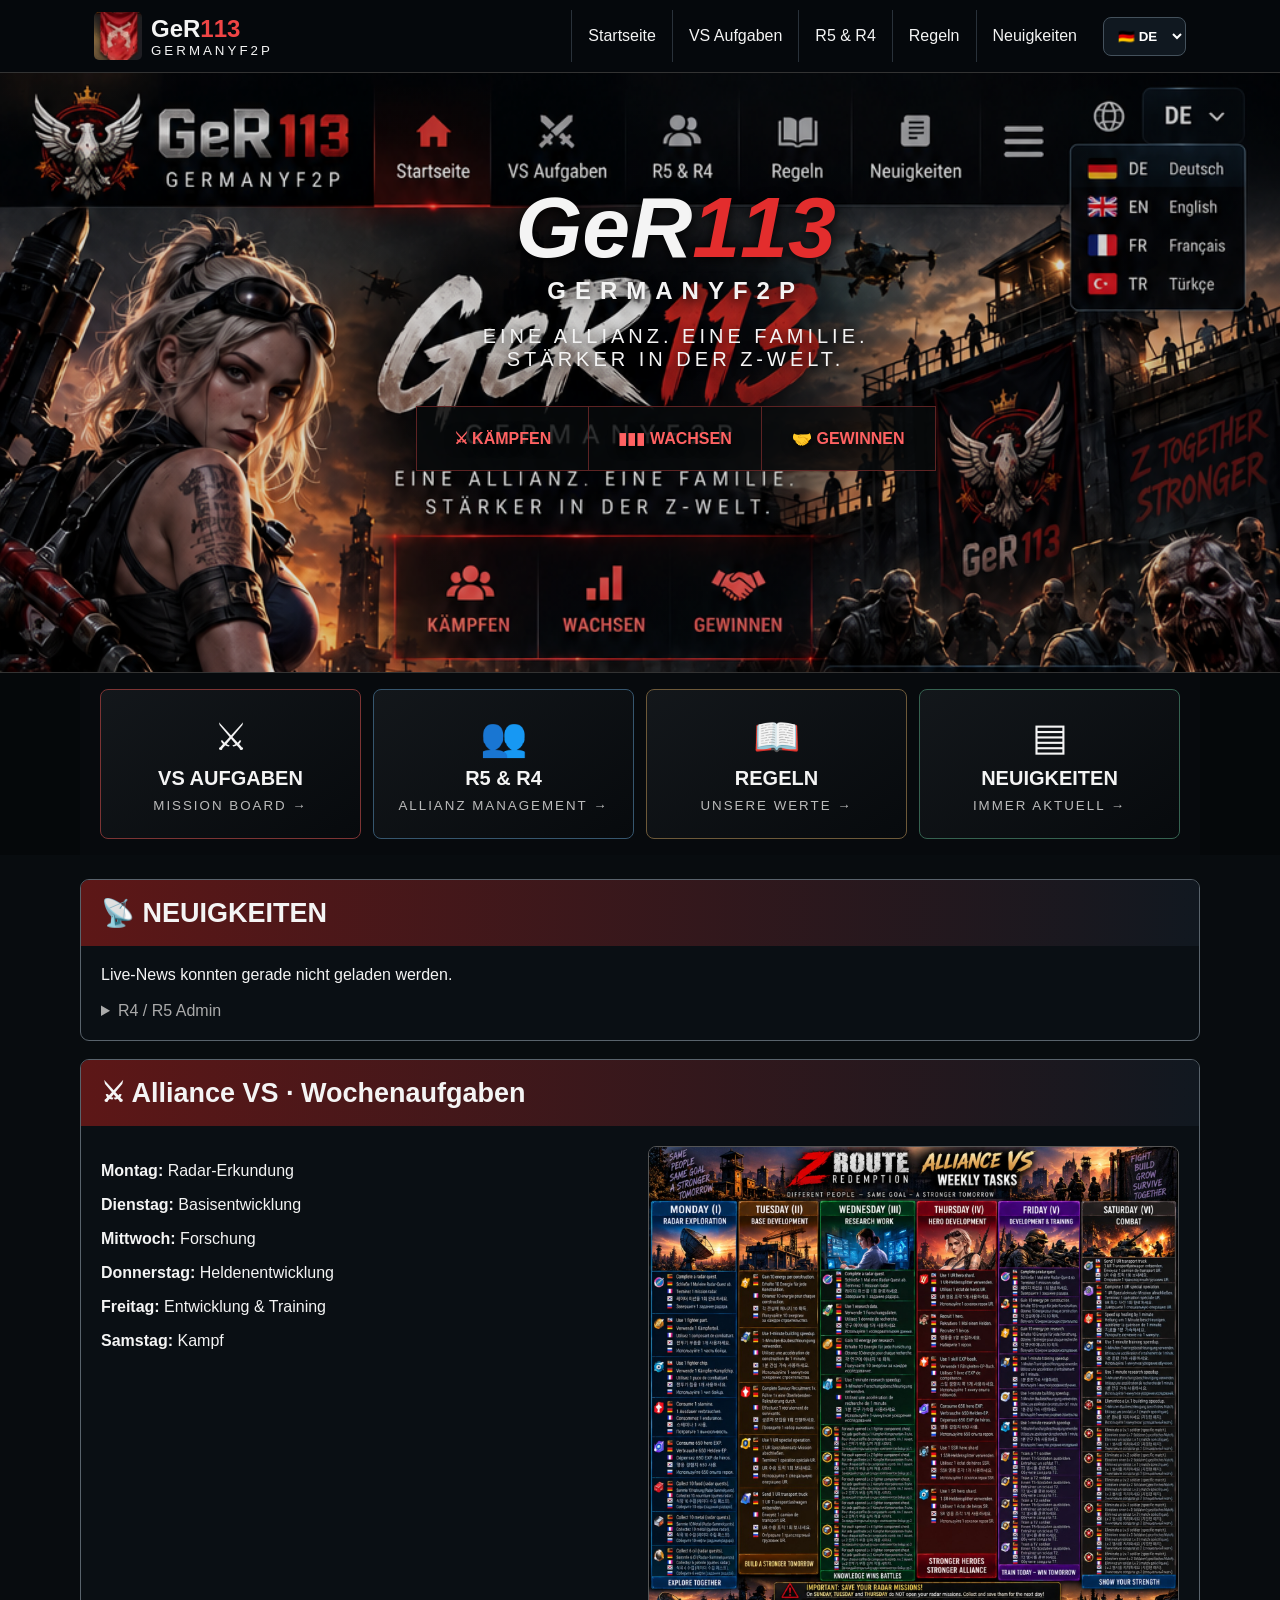
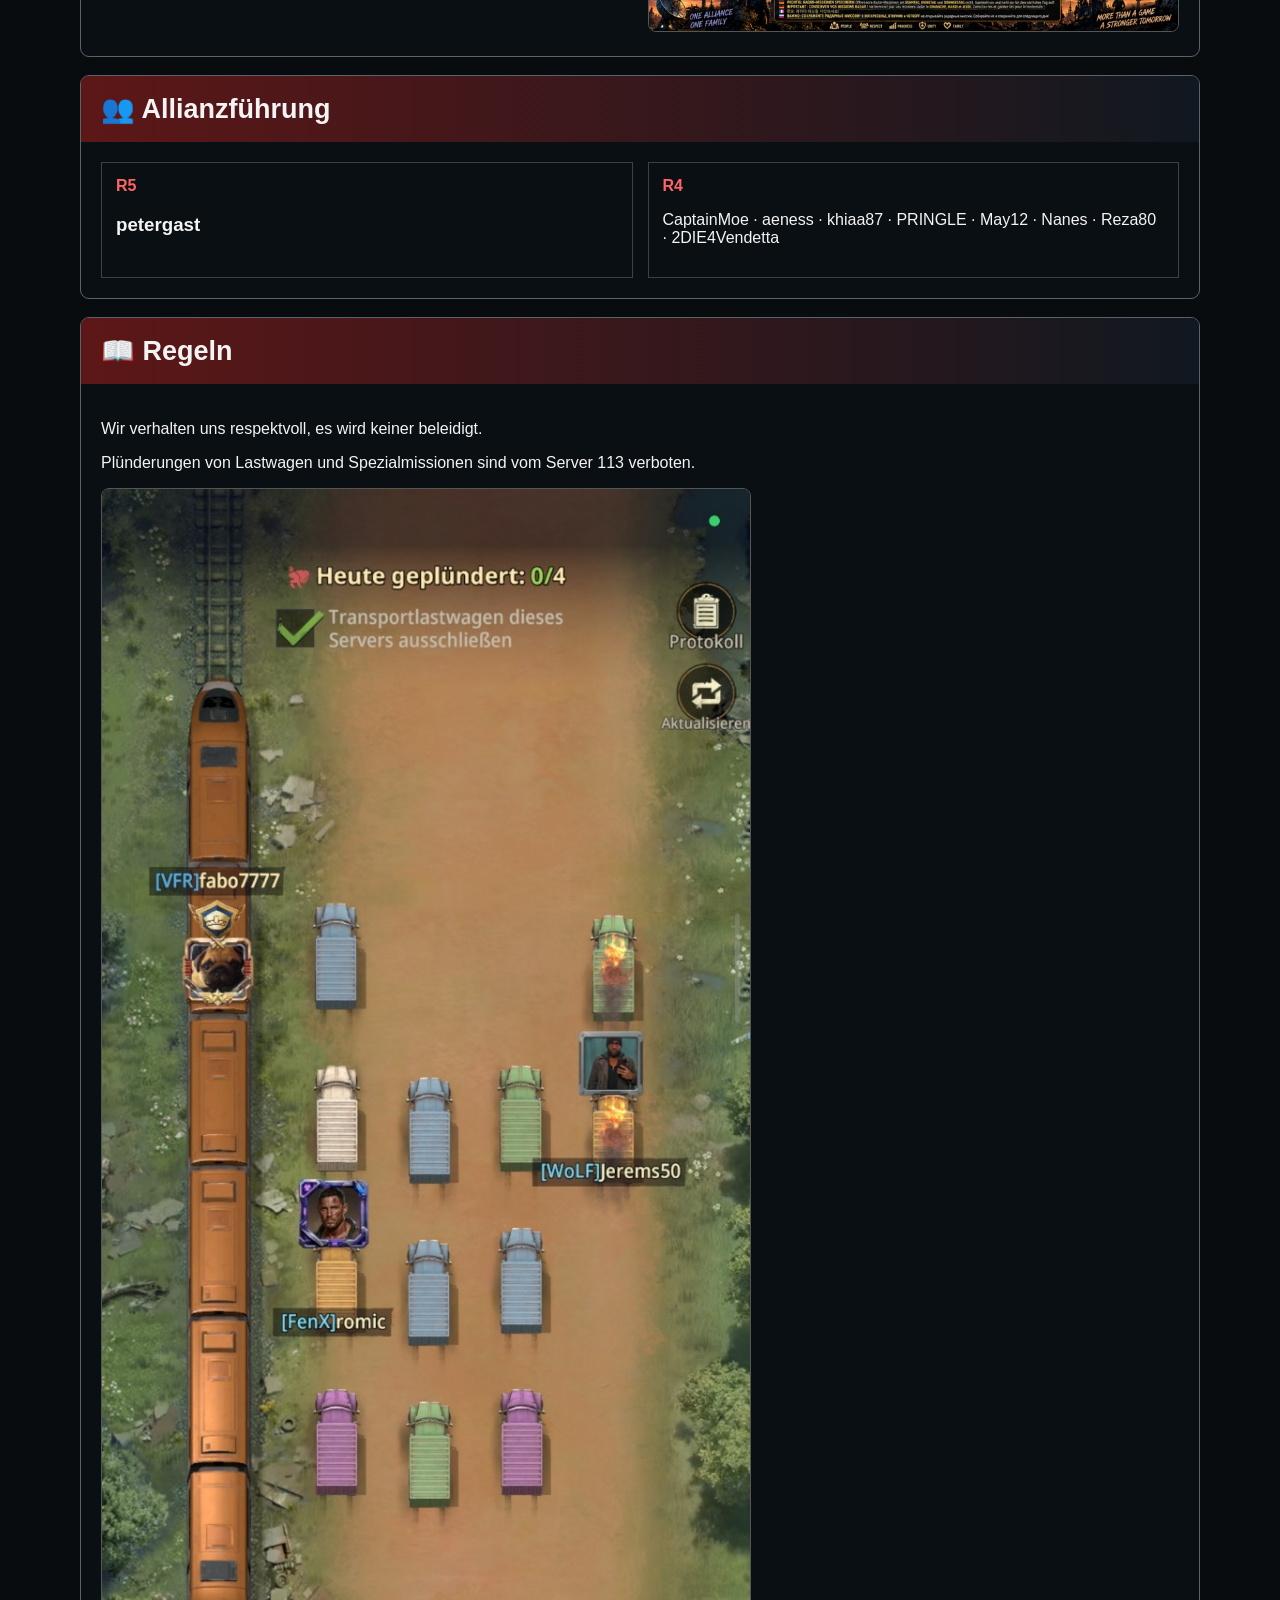
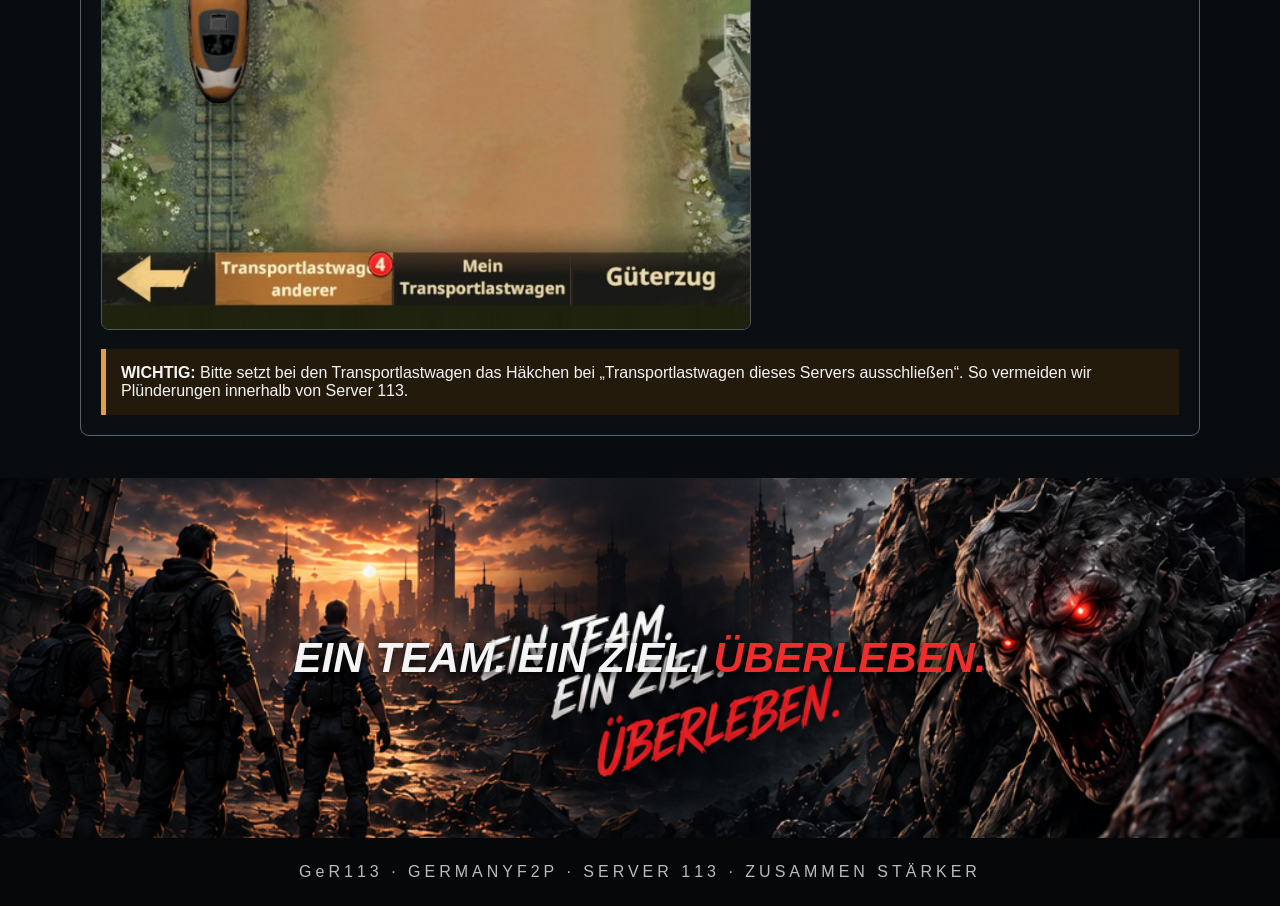
<file: index.html>
<!doctype html>
<html lang="de"><head><meta charset="utf-8"><meta name="viewport" content="width=device-width,initial-scale=1"><title>GeR113 · Germanyf2P</title>
<style>
:root{--red:#ef4545;--ink:#070b0e;--panel:#0c1217e8;--line:#44515c;--gold:#e8aa56}*{box-sizing:border-box}html{scroll-behavior:smooth}body{margin:0;background:#05080a;color:#f4f4f4;font-family:Arial,Helvetica,sans-serif}a{color:inherit;text-decoration:none}.wrap{max-width:1120px;margin:auto}.nav{position:sticky;top:0;z-index:20;background:#06090ded;border-bottom:1px solid #333}.navin{display:flex;align-items:center;gap:10px;padding:10px 14px;overflow-x:auto}.brand{display:flex;align-items:center;gap:9px;min-width:max-content}.brand img{width:48px;height:48px;object-fit:cover;border-radius:5px}.brand b{font-size:24px}.brand b span{color:var(--red)}.brand small{display:block;letter-spacing:3px}.links{display:flex;margin-left:auto}.links a{padding:17px 16px;border-left:1px solid #29313a;white-space:nowrap}.links a:hover{background:#391317}.langsel{background:#101820;color:white;border:1px solid #44515c;border-radius:8px;padding:10px;font-weight:700}.hero{min-height:600px;background:linear-gradient(90deg,rgba(0,0,0,.12),rgba(0,0,0,.18)),url('final-layout.png') center top/cover no-repeat;position:relative;border-bottom:1px solid #333}.heroCopy{padding:105px 28px 45px;margin-left:27%;max-width:660px;text-align:center;text-shadow:0 2px 12px #000}.heroCopy h1{font-size:86px;margin:0;font-style:italic}.heroCopy h1 span{color:#e32d2d}.heroCopy h2{letter-spacing:9px;margin:0 0 14px}.heroCopy p{font-size:20px;letter-spacing:4px}.motto{display:grid;grid-template-columns:repeat(3,1fr);margin:35px auto 0;max-width:520px;background:#080b0ccf;border:1px solid #5d2323}.motto div{padding:22px 8px;border-right:1px solid #5d2323;color:#ff6262;font-weight:800}.motto div:last-child{border:0}.cards{display:grid;grid-template-columns:repeat(4,1fr);gap:12px;padding:16px 20px;background:#070a0d}.card{min-height:150px;border:1px solid #56616b;border-radius:8px;padding:25px 15px;text-align:center;background:linear-gradient(145deg,#15191ddd,#070a0ddd);display:flex;flex-direction:column;justify-content:center}.card:nth-child(1){border-color:#7c3434}.card:nth-child(2){border-color:#36566e}.card:nth-child(3){border-color:#6d5939}.card:nth-child(4){border-color:#356250}.card .ico{font-size:38px}.card b{font-size:20px;margin:8px 0}.card small{letter-spacing:2px;color:#bbb}.section{padding:24px 20px;background:#080c0f}.box{border:1px solid #59636c;border-radius:9px;background:#0a1015e8;overflow:hidden;margin-bottom:18px}.box h2{margin:0;padding:17px 20px;background:linear-gradient(90deg,#5d1717,#111820);font-size:27px}.content{padding:20px}.news-item{border-left:5px solid var(--red);padding:12px 16px;margin:10px 0;background:#080d11}.news-item time{color:#c7c7c7;font-size:13px}.news-item h3{margin:7px 0}.news-item small{color:#e9a45a}.grid2{display:grid;grid-template-columns:1fr 1fr;gap:15px}.leader{padding:14px;border:1px solid #36434d;background:#0a0f13}.leader strong{color:#ff6464}.rules img,.vsimg{width:100%;max-width:650px;border-radius:8px;border:1px solid #555}.important{border-left:5px solid #e3a13d;background:#241a0c;padding:15px;margin-top:15px}.admin{margin-top:18px}.admin summary{cursor:pointer;color:#aaa}.admin input,.admin textarea,.admin select,.admin button{width:100%;margin:6px 0;padding:11px;background:#0d1419;color:white;border:1px solid #46525d;border-radius:5px}.admin button{background:#8d2020;font-weight:700}.closing{min-height:360px;background:url('final-layout.png') center 78%/cover no-repeat;display:flex;align-items:center;justify-content:center;font-size:42px;font-weight:900;font-style:italic;text-shadow:0 3px 8px #000}.closing span{color:#f02d2d}.footer{padding:25px;text-align:center;letter-spacing:4px;background:#050709;color:#bbb}
@media(max-width:760px){.brand b{font-size:19px}.brand img{width:42px;height:42px}.links a{padding:15px 12px}.hero{min-height:500px;background-position:42% top}.heroCopy{margin-left:0;padding:230px 18px 30px;background:linear-gradient(0deg,#07090bcf,transparent 75%)}.heroCopy h1{font-size:56px}.heroCopy h2{font-size:16px;letter-spacing:6px}.heroCopy p{font-size:14px;letter-spacing:2px}.cards{grid-template-columns:1fr 1fr}.grid2{grid-template-columns:1fr}.closing{min-height:260px;font-size:30px;text-align:center}.navin{align-items:flex-start}.links{margin-left:8px}}
</style></head><body>
<nav class="nav"><div class="navin wrap"><a class="brand" href="#home"><img src="ger-wappen.jpg"><div><b>GeR<span>113</span></b><small>GERMANYF2P</small></div></a><div class="links"><a href="#home" data-t="home">Startseite</a><a href="#vs" data-t="vs">VS Aufgaben</a><a href="#leaders">R5 & R4</a><a href="#rules" data-t="rules">Regeln</a><a href="#news" data-t="news">Neuigkeiten</a></div><select class="langsel" id="lang"><option value="de">🇩🇪 DE</option><option value="en">🇬🇧 EN</option><option value="fr">🇫🇷 FR</option><option value="ko">🇰🇷 KO</option><option value="ru">🇷🇺 RU</option></select></div></nav>
<header class="hero" id="home"><div class="wrap heroCopy"><h1>GeR<span>113</span></h1><h2>GERMANYF2P</h2><p data-t="tag">EINE ALLIANZ. EINE FAMILIE.<br>STÄRKER IN DER Z-WELT.</p><div class="motto"><div data-t="fight">⚔ KÄMPFEN</div><div data-t="grow">▮▮▮ WACHSEN</div><div data-t="win">🤝 GEWINNEN</div></div></div></header>
<div class="cards wrap"><a class="card" href="#vs"><span class="ico">⚔</span><b data-t="vs">VS AUFGABEN</b><small>MISSION BOARD →</small></a><a class="card" href="#leaders"><span class="ico">👥</span><b>R5 & R4</b><small>ALLIANZ MANAGEMENT →</small></a><a class="card" href="#rules"><span class="ico">📖</span><b data-t="rules">REGELN</b><small>UNSERE WERTE →</small></a><a class="card" href="#news"><span class="ico">▤</span><b data-t="news">NEUIGKEITEN</b><small>IMMER AKTUELL →</small></a></div>
<main class="section"><div class="wrap">
<section class="box" id="news"><h2>📡 <span data-t="news">NEUIGKEITEN</span></h2><div class="content"><div id="newsList"></div><div id="newsStatus">News werden geladen…</div><details class="admin"><summary>R4 / R5 Admin</summary><div id="login"><input id="email" type="email" placeholder="E-Mail"><input id="password" type="password" placeholder="Passwort"><button id="loginBtn">Anmelden</button><div id="loginMsg"></div></div><div id="post" hidden><input id="title" placeholder="Titel"><textarea id="content" placeholder="Nachricht"></textarea><select id="newsLang"><option value="de">Deutsch</option><option value="en">English</option><option value="fr">Français</option><option value="ko">한국어</option><option value="ru">Русский</option></select><input id="author" placeholder="Autor"><button id="publishBtn">Veröffentlichen</button><button id="logoutBtn">Abmelden</button><div id="postMsg"></div></div></details></div></section>
<section class="box" id="vs"><h2>⚔ <span data-t="vsTitle">Alliance VS · Wochenaufgaben</span></h2><div class="content grid2"><div><p><b>Montag:</b> Radar-Erkundung</p><p><b>Dienstag:</b> Basisentwicklung</p><p><b>Mittwoch:</b> Forschung</p><p><b>Donnerstag:</b> Heldenentwicklung</p><p><b>Freitag:</b> Entwicklung & Training</p><p><b>Samstag:</b> Kampf</p></div><a href="vs-plan.png" target="_blank"><img class="vsimg" src="vs-plan.png" alt="VS Plan"></a></div></section>
<section class="box" id="leaders"><h2>👥 <span data-t="leadersTitle">Allianzführung</span></h2><div class="content grid2"><div class="leader"><strong>R5</strong><h3>petergast</h3></div><div class="leader"><strong>R4</strong><p>CaptainMoe · aeness · khiaa87 · PRINGLE · May12 · Nanes · Reza80 · 2DIE4Vendetta</p></div></div></section>
<section class="box rules" id="rules"><h2>📖 <span data-t="rules">Regeln</span></h2><div class="content"><p data-t="respect">Wir verhalten uns respektvoll, es wird keiner beleidigt.</p><p data-t="loot">Plünderungen von Lastwagen und Spezialmissionen sind vom Server 113 verboten.</p><img src="regel-server113.jpg" alt="Server 113 Transportlastwagen Einstellung"><div class="important"><b data-t="importantTitle">WICHTIG:</b> <span data-t="important">Bitte setzt bei den Transportlastwagen das Häkchen bei „Transportlastwagen dieses Servers ausschließen“. So vermeiden wir Plünderungen innerhalb von Server 113.</span></div></div></section>
</div></main><div class="closing"><div>EIN TEAM. EIN ZIEL. <span>ÜBERLEBEN.</span></div></div><footer class="footer">GeR113 · GERMANYF2P · SERVER 113 · ZUSAMMEN STÄRKER</footer>
<script>
const SUPABASE_URL='https://chlpajoeecphzepukkyg.supabase.co',SUPABASE_KEY='sb_publishable__HcqTzJK8T8bc9CFIHzpgQ_ABQfFSfQ';let token=sessionStorage.getItem('ger_access_token')||'';
const T={de:{home:'Startseite',vs:'VS Aufgaben',rules:'Regeln',news:'Neuigkeiten',tag:'EINE ALLIANZ. EINE FAMILIE.<br>STÄRKER IN DER Z-WELT.',fight:'⚔ KÄMPFEN',grow:'▮▮▮ WACHSEN',win:'🤝 GEWINNEN',vsTitle:'Alliance VS · Wochenaufgaben',leadersTitle:'Allianzführung',respect:'Wir verhalten uns respektvoll, es wird keiner beleidigt.',loot:'Plünderungen von Lastwagen und Spezialmissionen sind vom Server 113 verboten.',importantTitle:'WICHTIG:',important:'Bitte setzt bei den Transportlastwagen das Häkchen bei „Transportlastwagen dieses Servers ausschließen“. So vermeiden wir Plünderungen innerhalb von Server 113.'},en:{home:'Home',vs:'VS Tasks',rules:'Rules',news:'News',tag:'ONE ALLIANCE. ONE FAMILY.<br>STRONGER IN THE Z-WORLD.',fight:'⚔ FIGHT',grow:'▮▮▮ GROW',win:'🤝 WIN',vsTitle:'Alliance VS · Weekly Tasks',leadersTitle:'Alliance Leadership',respect:'We treat each other with respect. No insults.',loot:'Looting trucks and special missions from Server 113 is forbidden.',importantTitle:'IMPORTANT:',important:'Enable “Exclude transport trucks from this server” to avoid looting within Server 113.'},fr:{home:'Accueil',vs:'Tâches VS',rules:'Règles',news:'Actualités',tag:'UNE ALLIANCE. UNE FAMILLE.<br>PLUS FORTS ENSEMBLE.',fight:'⚔ COMBATTRE',grow:'▮▮▮ GRANDIR',win:'🤝 GAGNER',vsTitle:'Alliance VS · Tâches hebdomadaires',leadersTitle:'Direction de l’alliance',respect:'Nous nous comportons avec respect. Aucune insulte.',loot:'Le pillage des camions et missions spéciales du serveur 113 est interdit.',importantTitle:'IMPORTANT :',important:'Activez « Exclure les camions de transport de ce serveur » pour éviter les pillages sur le serveur 113.'},ko:{home:'홈',vs:'VS 임무',rules:'규칙',news:'소식',tag:'하나의 연맹. 하나의 가족.<br>함께 더 강하게.',fight:'⚔ 전투',grow:'▮▮▮ 성장',win:'🤝 승리',vsTitle:'Alliance VS · 주간 임무',leadersTitle:'연맹 지휘부',respect:'서로 존중하며 모욕하지 않습니다.',loot:'서버 113의 트럭과 특수 임무 약탈은 금지됩니다.',importantTitle:'중요:',important:'서버 113 내부 약탈을 피하려면 같은 서버 운송 트럭 제외 옵션을 켜세요.'},ru:{home:'Главная',vs:'Задания VS',rules:'Правила',news:'Новости',tag:'ОДИН АЛЬЯНС. ОДНА СЕМЬЯ.<br>ВМЕСТЕ СИЛЬНЕЕ.',fight:'⚔ БОЙ',grow:'▮▮▮ РОСТ',win:'🤝 ПОБЕДА',vsTitle:'Alliance VS · Задания недели',leadersTitle:'Руководство альянса',respect:'Мы относимся друг к другу уважительно. Оскорбления запрещены.',loot:'Грабить грузовики и спецмиссии сервера 113 запрещено.',importantTitle:'ВАЖНО:',important:'Включите исключение грузовиков этого сервера, чтобы избежать грабежа внутри сервера 113.'}};
function setLang(l){document.documentElement.lang=l;document.querySelectorAll('[data-t]').forEach(e=>{let v=T[l]?.[e.dataset.t];if(v!==undefined)e.innerHTML=v});loadNews()}document.getElementById('lang').onchange=e=>setLang(e.target.value);
async function loadNews(){let s=document.getElementById('newsStatus'),list=document.getElementById('newsList');try{let r=await fetch(SUPABASE_URL+'/rest/v1/news?select=*&order=created_at.desc',{headers:{apikey:SUPABASE_KEY,Authorization:'Bearer '+SUPABASE_KEY}});if(!r.ok)throw 0;let rows=await r.json();list.innerHTML='';rows.forEach(x=>{let a=document.createElement('article');a.className='news-item';a.innerHTML='<time>'+new Date(x.created_at).toLocaleDateString()+'</time><h3></h3><p></p><small></small>';a.querySelector('h3').textContent=x.title||'';a.querySelector('p').textContent=x.content||'';a.querySelector('small').textContent=x.author?'👤 '+x.author:'';list.append(a)});s.textContent=rows.length?'Live aus dem Allianz-Newsfeed':'Noch keine News'}catch(e){s.textContent='Live-News konnten gerade nicht geladen werden.'}}
function adminUI(){document.getElementById('login').hidden=!!token;document.getElementById('post').hidden=!token}document.getElementById('loginBtn').onclick=async()=>{let r=await fetch(SUPABASE_URL+'/auth/v1/token?grant_type=password',{method:'POST',headers:{apikey:SUPABASE_KEY,'Content-Type':'application/json'},body:JSON.stringify({email:email.value.trim(),password:password.value})});let d=await r.json();if(d.access_token){token=d.access_token;sessionStorage.setItem('ger_access_token',token);adminUI()}else loginMsg.textContent='Login fehlgeschlagen.'};document.getElementById('publishBtn').onclick=async()=>{let r=await fetch(SUPABASE_URL+'/rest/v1/news',{method:'POST',headers:{apikey:SUPABASE_KEY,Authorization:'Bearer '+token,'Content-Type':'application/json'},body:JSON.stringify({title:title.value.trim(),content:content.value.trim(),language:newsLang.value,author:author.value.trim()})});postMsg.textContent=r.ok?'Veröffentlicht.':'Fehler beim Veröffentlichen.';if(r.ok)loadNews()};document.getElementById('logoutBtn').onclick=()=>{token='';sessionStorage.removeItem('ger_access_token');adminUI()};adminUI();loadNews();
</script></body></html>
</file>
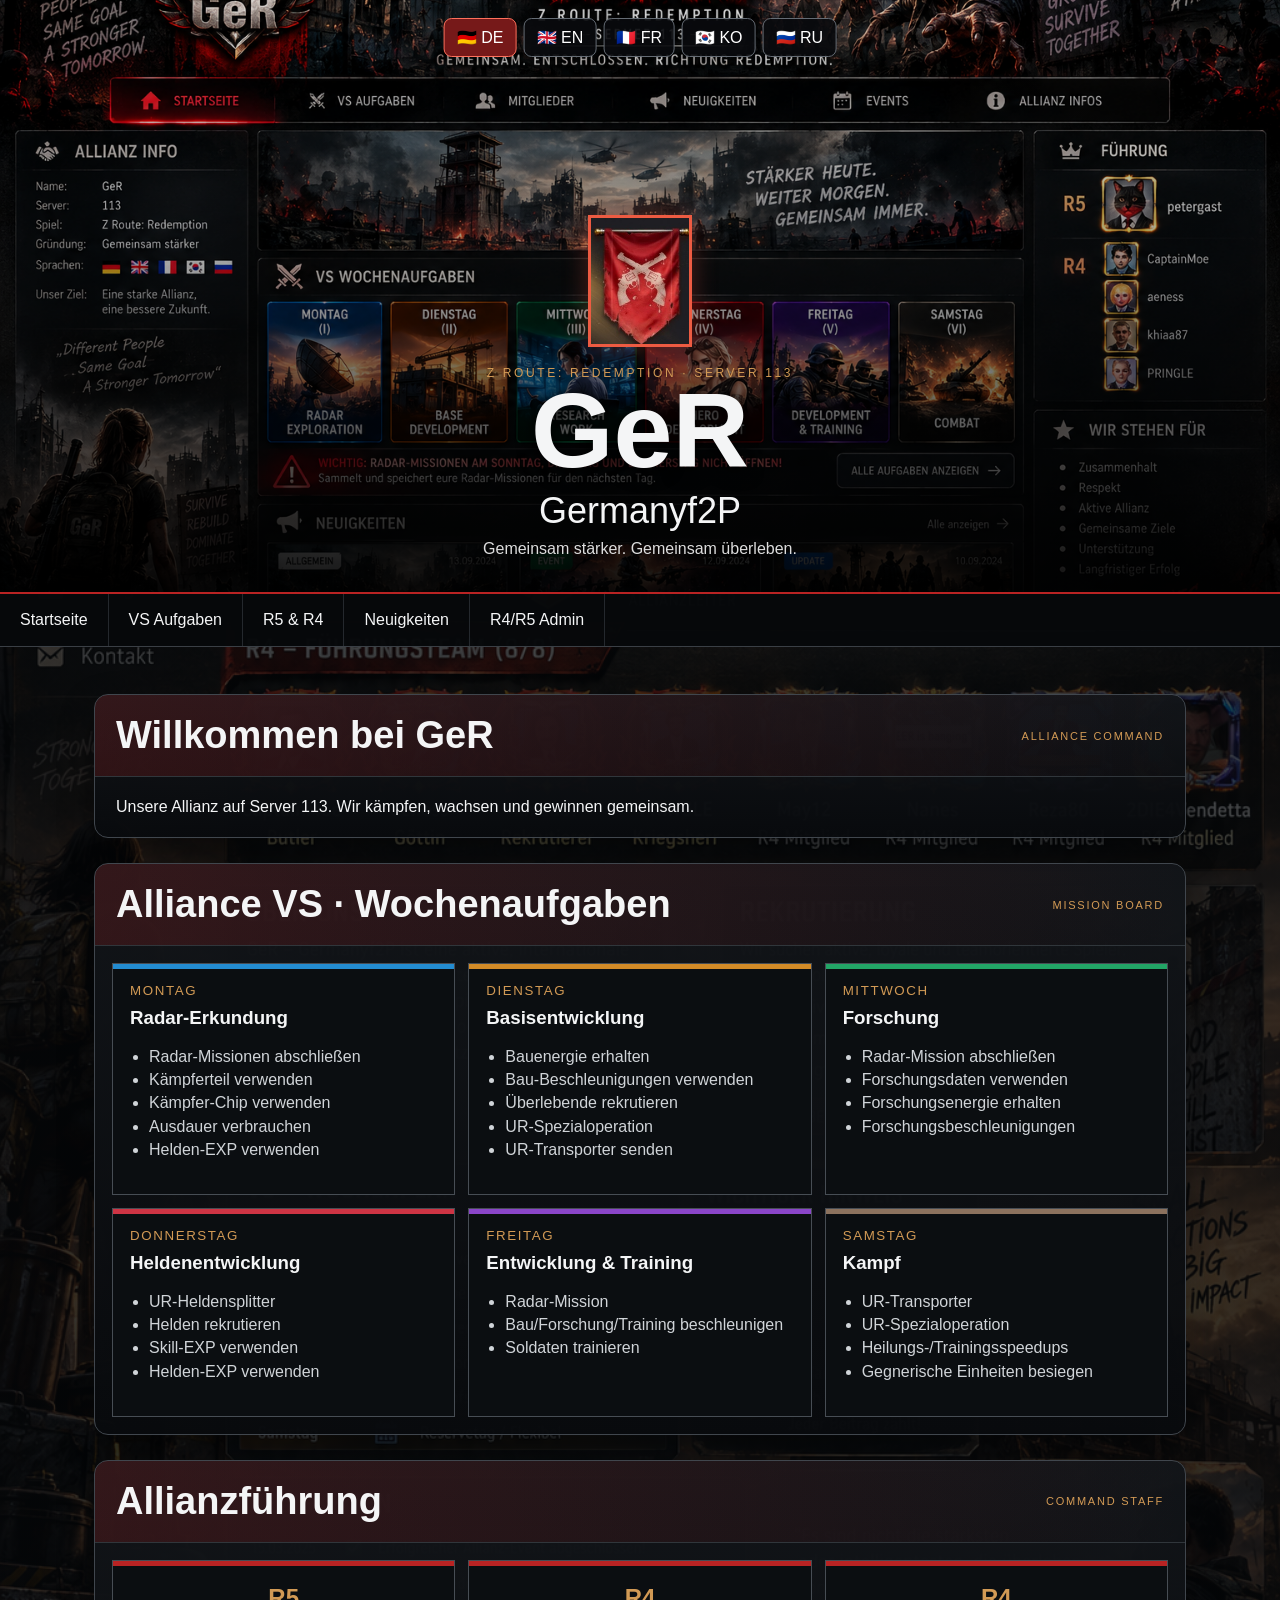
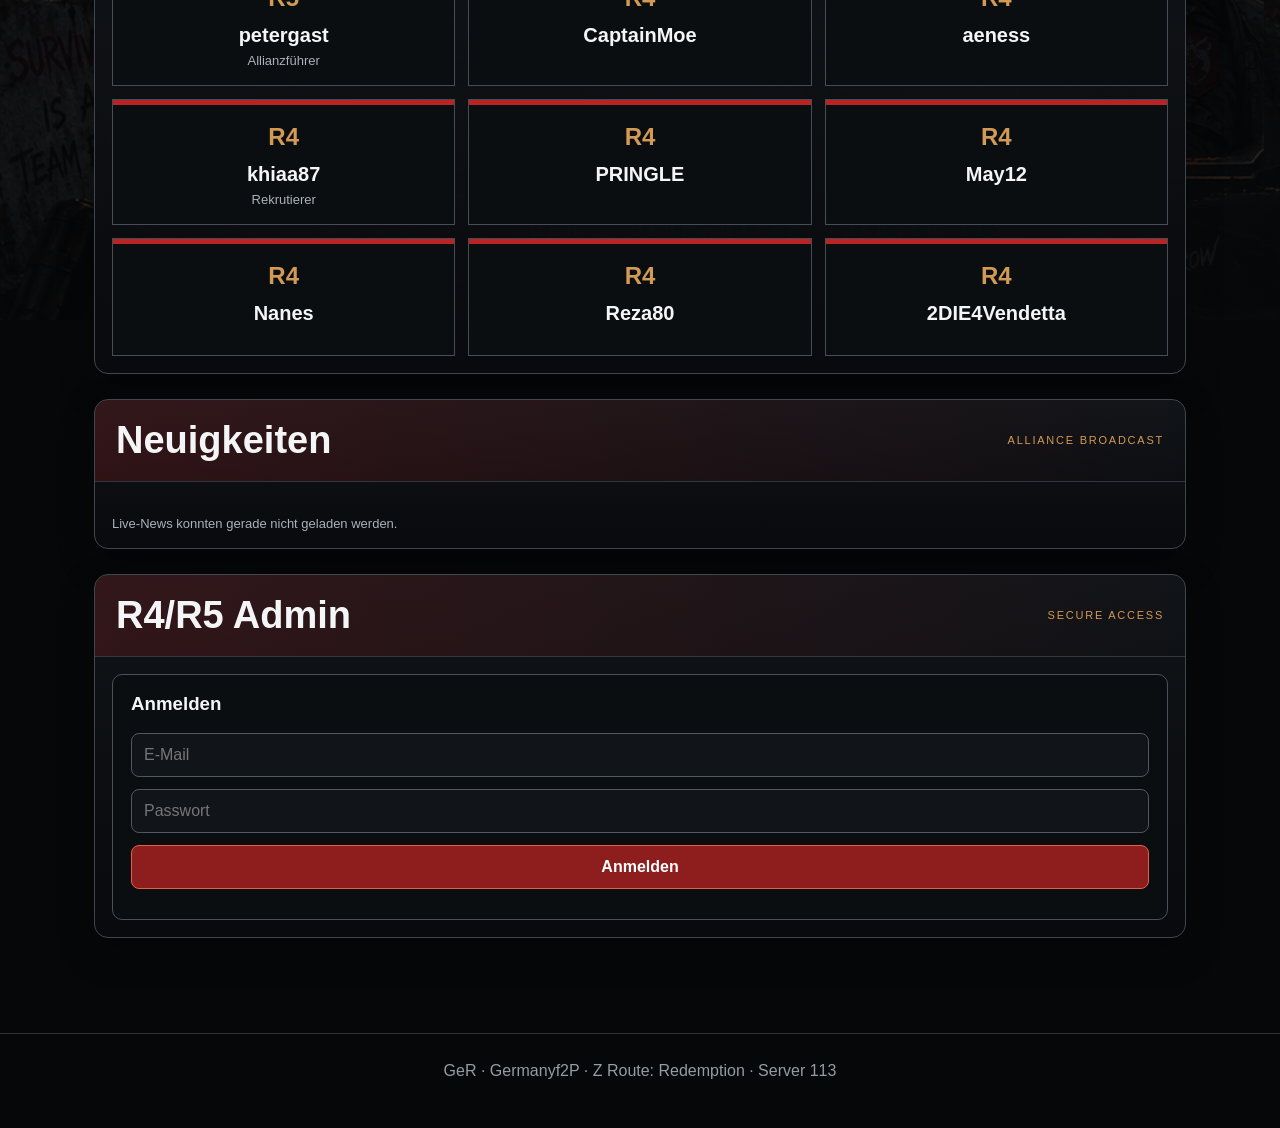
<file: GeR-index-mit-News-Admin-1.html>
<!doctype html>
<html lang="de">
<head>
<meta charset="utf-8">
<meta name="viewport" content="width=device-width,initial-scale=1">
<title>GeR | Germanyf2P | Server 113</title>
<style>
:root{
  --bg:#080a0d;--panel:rgba(16,19,23,.94);--line:#424850;--red:#b92323;
  --red2:#ed5b42;--gold:#d29a55;--text:#f4f5f6;--muted:#aab1b9;--green:#73c982
}
*{box-sizing:border-box}
html{scroll-behavior:smooth}
body{
  margin:0;color:var(--text);font-family:Arial,Helvetica,sans-serif;
  background:
    linear-gradient(rgba(5,7,9,.68),rgba(5,7,9,.92)),
    url("ger-background.png") center top/cover fixed no-repeat,#080a0d;
}
a{color:inherit;text-decoration:none}
button,input,textarea,select{font:inherit}
.hero{
  min-height:66vh;display:flex;align-items:flex-end;justify-content:center;text-align:center;
  border-bottom:2px solid var(--red);
  background:
    linear-gradient(to bottom,rgba(0,0,0,.12),rgba(0,0,0,.35) 45%,rgba(0,0,0,.92)),
    url("design-reference.png") center/cover no-repeat;
}
.hero-inner{padding:110px 18px 34px}
.crest{width:104px;height:132px;object-fit:cover;border:3px solid var(--red2);box-shadow:0 0 24px rgba(237,91,66,.3)}
.kicker{margin-top:15px;color:var(--gold);letter-spacing:.22em;text-transform:uppercase;font-size:12px}
h1{margin:2px 0 0;font-size:clamp(58px,12vw,106px);line-height:.92;text-shadow:0 4px 18px #000}
.sub{font-size:clamp(20px,5vw,36px);margin-top:10px}
.tag{margin-top:8px;color:#ddd}
.langs{position:absolute;top:18px;left:50%;transform:translateX(-50%);display:flex;gap:7px;flex-wrap:wrap;justify-content:center;width:96%;z-index:5}
.lang{border:1px solid #646b73;background:rgba(9,11,14,.9);color:#fff;padding:9px 12px;border-radius:8px;cursor:pointer}
.lang.active{border-color:#ff705b;background:#761919}
nav{position:sticky;top:0;z-index:10;display:flex;overflow-x:auto;background:rgba(7,9,11,.97);border-bottom:1px solid #3a3f45}
nav a{padding:17px 20px;white-space:nowrap;border-right:1px solid #24282d}
main{max-width:1120px;margin:auto;padding:22px 14px 70px}
.section{margin:25px 0;border:1px solid #40464d;border-radius:14px;overflow:hidden;background:linear-gradient(180deg,rgba(18,21,25,.96),rgba(8,10,13,.96));box-shadow:0 14px 36px rgba(0,0,0,.28)}
.section-head{padding:19px 21px;border-bottom:1px solid #30363b;background:linear-gradient(90deg,rgba(185,35,35,.2),transparent);display:flex;justify-content:space-between;align-items:center;gap:12px}
.section-head h2{margin:0;font-size:clamp(26px,5vw,38px)}
.section-head span{color:var(--gold);font-size:11px;letter-spacing:.16em;text-transform:uppercase}
.pad{padding:21px}
.days,.leaders{display:grid;grid-template-columns:repeat(3,1fr);gap:13px;padding:17px}
.card{border:1px solid #474d54;background:#0b0e11;padding:17px;min-height:150px;position:relative}
.card:before{content:"";position:absolute;left:0;right:0;top:0;height:5px;background:var(--accent,#b92323)}
.card h3{margin:8px 0 5px}.card small{color:var(--gold);text-transform:uppercase;letter-spacing:.12em}
.card ul{padding-left:19px;color:#d0d4d8;line-height:1.45}
.mon{--accent:#238cd1}.tue{--accent:#d38b27}.wed{--accent:#22a566}.thu{--accent:#ce3444}.fri{--accent:#8a45c9}.sat{--accent:#8c725e}
.leader{text-align:center;min-height:118px}.rank{font-size:24px;font-weight:bold;color:var(--gold);margin:6px 0 12px}.leader b{font-size:20px}.role{margin-top:6px;color:var(--muted);font-size:13px}
.news-list{display:grid;gap:13px;padding:17px}
.news-item{border-left:4px solid var(--red2);border-top:1px solid #3e444a;border-right:1px solid #3e444a;border-bottom:1px solid #3e444a;background:#0b0e11;padding:17px}
.news-item h3{margin:7px 0}.news-item p{margin:0;color:#d9dde1;line-height:1.48}.news-item time{font-size:13px;color:var(--muted)}.news-item small{display:block;margin-top:9px;color:var(--gold)}
.status{padding:0 17px 17px;color:var(--muted);font-size:13px}
.admin-wrap{padding:17px;display:grid;gap:16px}
.admin-box{border:1px solid #4a5159;background:#0b0e11;padding:18px;border-radius:10px}
.admin-box h3{margin-top:0}
.form-grid{display:grid;gap:12px}
input,textarea,select{
  width:100%;border:1px solid #515860;background:#11151a;color:#fff;padding:12px;border-radius:8px
}
textarea{min-height:130px;resize:vertical}
.primary{border:1px solid #e1614b;background:#8e1e1e;color:#fff;padding:12px 16px;border-radius:8px;cursor:pointer;font-weight:bold}
.secondary{border:1px solid #5c646d;background:#171b20;color:#fff;padding:10px 14px;border-radius:8px;cursor:pointer}
.hidden{display:none!important}
.ok{color:var(--green)}.err{color:#ff8b7a}
footer{text-align:center;color:#949ca4;padding:28px 16px 48px;border-top:1px solid #2d3237}
@media(max-width:800px){.days,.leaders{grid-template-columns:1fr 1fr}}
@media(max-width:560px){.days,.leaders{grid-template-columns:1fr}.section{border-radius:10px}.hero{min-height:58vh}.hero-inner{padding-top:125px}}
</style>
</head>
<body>
<div class="langs">
  <button class="lang active" data-lang="de">🇩🇪 DE</button>
  <button class="lang" data-lang="en">🇬🇧 EN</button>
  <button class="lang" data-lang="fr">🇫🇷 FR</button>
  <button class="lang" data-lang="ko">🇰🇷 KO</button>
  <button class="lang" data-lang="ru">🇷🇺 RU</button>
</div>

<header class="hero" id="home">
  <div class="hero-inner">
    <img class="crest" src="ger-wappen.jpg" alt="GeR Wappen">
    <div class="kicker">Z Route: Redemption · Server 113</div>
    <h1>GeR</h1>
    <div class="sub">Germanyf2P</div>
    <div class="tag" data-i18n="tagline">Gemeinsam stärker. Gemeinsam überleben.</div>
  </div>
</header>

<nav>
  <a href="#home" data-i18n="home">Startseite</a>
  <a href="#vs" data-i18n="vs">VS Aufgaben</a>
  <a href="#leaders" data-i18n="leaders">R5 & R4</a>
  <a href="#news" data-i18n="news">Neuigkeiten</a>
  <a href="#admin" data-i18n="admin">R4/R5 Admin</a>
</nav>

<main>
<section class="section">
  <div class="section-head"><h2 data-i18n="welcomeTitle">Willkommen bei GeR</h2><span>Alliance Command</span></div>
  <div class="pad" data-i18n="welcomeText">Unsere Allianz auf Server 113. Wir kämpfen, wachsen und gewinnen gemeinsam.</div>
</section>

<section class="section" id="vs">
  <div class="section-head"><h2 data-i18n="vsTitle">Alliance VS · Wochenaufgaben</h2><span>Mission Board</span></div>
  <div class="days">
    <article class="card mon"><small data-i18n="monday">Montag</small><h3>Radar-Erkundung</h3><ul><li>Radar-Missionen abschließen</li><li>Kämpferteil verwenden</li><li>Kämpfer-Chip verwenden</li><li>Ausdauer verbrauchen</li><li>Helden-EXP verwenden</li></ul></article>
    <article class="card tue"><small data-i18n="tuesday">Dienstag</small><h3>Basisentwicklung</h3><ul><li>Bauenergie erhalten</li><li>Bau-Beschleunigungen verwenden</li><li>Überlebende rekrutieren</li><li>UR-Spezialoperation</li><li>UR-Transporter senden</li></ul></article>
    <article class="card wed"><small data-i18n="wednesday">Mittwoch</small><h3>Forschung</h3><ul><li>Radar-Mission abschließen</li><li>Forschungsdaten verwenden</li><li>Forschungsenergie erhalten</li><li>Forschungsbeschleunigungen</li></ul></article>
    <article class="card thu"><small data-i18n="thursday">Donnerstag</small><h3>Heldenentwicklung</h3><ul><li>UR-Heldensplitter</li><li>Helden rekrutieren</li><li>Skill-EXP verwenden</li><li>Helden-EXP verwenden</li></ul></article>
    <article class="card fri"><small data-i18n="friday">Freitag</small><h3>Entwicklung & Training</h3><ul><li>Radar-Mission</li><li>Bau/Forschung/Training beschleunigen</li><li>Soldaten trainieren</li></ul></article>
    <article class="card sat"><small data-i18n="saturday">Samstag</small><h3>Kampf</h3><ul><li>UR-Transporter</li><li>UR-Spezialoperation</li><li>Heilungs-/Trainingsspeedups</li><li>Gegnerische Einheiten besiegen</li></ul></article>
  </div>
</section>

<section class="section" id="leaders">
  <div class="section-head"><h2 data-i18n="leadersTitle">Allianzführung</h2><span>Command Staff</span></div>
  <div class="leaders">
    <article class="card leader"><div class="rank">R5</div><b>petergast</b><div class="role" data-i18n="allianceLeader">Allianzführer</div></article>
    <article class="card leader"><div class="rank">R4</div><b>CaptainMoe</b></article>
    <article class="card leader"><div class="rank">R4</div><b>aeness</b></article>
    <article class="card leader"><div class="rank">R4</div><b>khiaa87</b><div class="role">Rekrutierer</div></article>
    <article class="card leader"><div class="rank">R4</div><b>PRINGLE</b></article>
    <article class="card leader"><div class="rank">R4</div><b>May12</b></article>
    <article class="card leader"><div class="rank">R4</div><b>Nanes</b></article>
    <article class="card leader"><div class="rank">R4</div><b>Reza80</b></article>
    <article class="card leader"><div class="rank">R4</div><b>2DIE4Vendetta</b></article>
  </div>
</section>

<section class="section" id="news">
  <div class="section-head"><h2 data-i18n="newsTitle">Neuigkeiten</h2><span>Alliance Broadcast</span></div>
  <div class="news-list" id="newsList"></div>
  <div class="status" id="newsStatus">Lade Neuigkeiten…</div>
</section>

<section class="section" id="admin">
  <div class="section-head"><h2 data-i18n="adminTitle">R4/R5 Admin</h2><span>Secure Access</span></div>
  <div class="admin-wrap">
    <div class="admin-box" id="loginBox">
      <h3 data-i18n="loginTitle">Anmelden</h3>
      <div class="form-grid">
        <input id="email" type="email" autocomplete="username" placeholder="E-Mail">
        <input id="password" type="password" autocomplete="current-password" placeholder="Passwort">
        <button class="primary" id="loginBtn" data-i18n="loginBtn">Anmelden</button>
        <div id="loginMsg"></div>
      </div>
    </div>

    <div class="admin-box hidden" id="postBox">
      <h3 data-i18n="postTitle">Neuigkeit veröffentlichen</h3>
      <div class="form-grid">
        <input id="title" maxlength="120" placeholder="Titel">
        <textarea id="content" maxlength="3000" placeholder="Nachricht"></textarea>
        <select id="language">
          <option value="de">Deutsch</option>
          <option value="en">English</option>
          <option value="fr">Français</option>
          <option value="ko">한국어</option>
          <option value="ru">Русский</option>
        </select>
        <input id="author" maxlength="60" placeholder="Autor, z. B. khiaa87">
        <button class="primary" id="publishBtn" data-i18n="publishBtn">Veröffentlichen</button>
        <button class="secondary" id="logoutBtn" data-i18n="logoutBtn">Abmelden</button>
        <div id="postMsg"></div>
      </div>
    </div>
  </div>
</section>
</main>

<footer>GeR · Germanyf2P · Z Route: Redemption · Server 113</footer>

<script>
const SUPABASE_URL='https://chlpajoeecphzepukkyg.supabase.co';
const SUPABASE_KEY='sb_publishable__HcqTzJK8T8bc9CFIHzpgQ_ABQfFSfQ';
let currentLang='de';
let accessToken=sessionStorage.getItem('ger_access_token')||'';

const tr={
de:{home:'Startseite',vs:'VS Aufgaben',leaders:'R5 & R4',news:'Neuigkeiten',admin:'R4/R5 Admin',tagline:'Gemeinsam stärker. Gemeinsam überleben.',welcomeTitle:'Willkommen bei GeR',welcomeText:'Unsere Allianz auf Server 113. Wir kämpfen, wachsen und gewinnen gemeinsam.',vsTitle:'Alliance VS · Wochenaufgaben',leadersTitle:'Allianzführung',allianceLeader:'Allianzführer',newsTitle:'Neuigkeiten',adminTitle:'R4/R5 Admin',loginTitle:'Anmelden',loginBtn:'Anmelden',postTitle:'Neuigkeit veröffentlichen',publishBtn:'Veröffentlichen',logoutBtn:'Abmelden',monday:'Montag',tuesday:'Dienstag',wednesday:'Mittwoch',thursday:'Donnerstag',friday:'Freitag',saturday:'Samstag'},
en:{home:'Home',vs:'VS Tasks',leaders:'R5 & R4',news:'News',admin:'R4/R5 Admin',tagline:'Stronger together. Survive together.',welcomeTitle:'Welcome to GeR',welcomeText:'Our alliance on Server 113. We fight, grow and win together.',vsTitle:'Alliance VS · Weekly Tasks',leadersTitle:'Alliance Leadership',allianceLeader:'Alliance Leader',newsTitle:'News',adminTitle:'R4/R5 Admin',loginTitle:'Sign in',loginBtn:'Sign in',postTitle:'Publish news',publishBtn:'Publish',logoutBtn:'Sign out',monday:'Monday',tuesday:'Tuesday',wednesday:'Wednesday',thursday:'Thursday',friday:'Friday',saturday:'Saturday'},
fr:{home:'Accueil',vs:'Tâches VS',leaders:'R5 & R4',news:'Actualités',admin:'Admin R4/R5',tagline:'Plus forts ensemble. Survivre ensemble.',welcomeTitle:'Bienvenue chez GeR',welcomeText:'Notre alliance sur le serveur 113. Nous combattons, progressons et gagnons ensemble.',vsTitle:'Alliance VS · Tâches hebdomadaires',leadersTitle:'Direction de l’alliance',allianceLeader:'Chef d’alliance',newsTitle:'Actualités',adminTitle:'Admin R4/R5',loginTitle:'Connexion',loginBtn:'Se connecter',postTitle:'Publier une actualité',publishBtn:'Publier',logoutBtn:'Se déconnecter',monday:'Lundi',tuesday:'Mardi',wednesday:'Mercredi',thursday:'Jeudi',friday:'Vendredi',saturday:'Samedi'},
ko:{home:'홈',vs:'VS 임무',leaders:'R5 & R4',news:'소식',admin:'R4/R5 관리',tagline:'함께 더 강하게. 함께 생존합니다.',welcomeTitle:'GeR에 오신 것을 환영합니다',welcomeText:'서버 113의 GeR 연맹입니다. 함께 싸우고 성장하며 승리합니다.',vsTitle:'Alliance VS · 주간 임무',leadersTitle:'연맹 지휘부',allianceLeader:'연맹장',newsTitle:'소식',adminTitle:'R4/R5 관리',loginTitle:'로그인',loginBtn:'로그인',postTitle:'소식 게시',publishBtn:'게시',logoutBtn:'로그아웃',monday:'월요일',tuesday:'화요일',wednesday:'수요일',thursday:'목요일',friday:'금요일',saturday:'토요일'},
ru:{home:'Главная',vs:'Задания VS',leaders:'R5 и R4',news:'Новости',admin:'Админ R4/R5',tagline:'Вместе сильнее. Выживаем вместе.',welcomeTitle:'Добро пожаловать в GeR',welcomeText:'Наш альянс на сервере 113. Мы сражаемся, растём и побеждаем вместе.',vsTitle:'Alliance VS · Задания недели',leadersTitle:'Руководство альянса',allianceLeader:'Лидер альянса',newsTitle:'Новости',adminTitle:'Админ R4/R5',loginTitle:'Вход',loginBtn:'Войти',postTitle:'Опубликовать новость',publishBtn:'Опубликовать',logoutBtn:'Выйти',monday:'Понедельник',tuesday:'Вторник',wednesday:'Среда',thursday:'Четверг',friday:'Пятница',saturday:'Суббота'}
};

function setLang(lang){
 currentLang=lang;
 document.querySelectorAll('[data-i18n]').forEach(el=>{
   const k=el.dataset.i18n;
   if(tr[lang]&&tr[lang][k]) el.textContent=tr[lang][k];
 });
 document.querySelectorAll('.lang').forEach(b=>b.classList.toggle('active',b.dataset.lang===lang));
 loadNews();
}
document.querySelectorAll('.lang').forEach(b=>b.addEventListener('click',()=>setLang(b.dataset.lang)));

async function loadNews(){
 const list=document.getElementById('newsList');
 const status=document.getElementById('newsStatus');
 try{
   const res=await fetch(SUPABASE_URL+'/rest/v1/news?select=*&order=created_at.desc',{
     headers:{apikey:SUPABASE_KEY,Authorization:'Bearer '+SUPABASE_KEY}
   });
   if(!res.ok) throw new Error('HTTP '+res.status);
   const rows=await res.json();
   list.innerHTML='';
   const show=rows.filter(r=>!r.language||r.language===currentLang||(currentLang!=='de'&&r.language==='de'));
   show.forEach(item=>{
     const a=document.createElement('article');a.className='news-item';
     const d=document.createElement('time');d.textContent=item.created_at?new Date(item.created_at).toLocaleDateString():'';
     const h=document.createElement('h3');h.textContent=item.title||'';
     const p=document.createElement('p');p.textContent=item.content||'';
     a.append(d,h,p);
     if(item.author){const s=document.createElement('small');s.textContent=(currentLang==='de'?'Von ':'')+item.author;a.append(s);}
     list.append(a);
   });
   status.textContent=show.length?'Live aus dem Allianz-Newsfeed':'Noch keine News in dieser Sprache';
 }catch(e){
   status.textContent='Live-News konnten gerade nicht geladen werden.';
 }
}

function updateAdmin(){
 document.getElementById('loginBox').classList.toggle('hidden',!!accessToken);
 document.getElementById('postBox').classList.toggle('hidden',!accessToken);
}

async function login(){
 const email=document.getElementById('email').value.trim();
 const password=document.getElementById('password').value;
 const msg=document.getElementById('loginMsg');
 msg.textContent='Anmeldung läuft…';msg.className='';
 try{
   const res=await fetch(SUPABASE_URL+'/auth/v1/token?grant_type=password',{
     method:'POST',
     headers:{apikey:SUPABASE_KEY,'Content-Type':'application/json'},
     body:JSON.stringify({email,password})
   });
   const data=await res.json();
   if(!res.ok||!data.access_token) throw new Error(data.error_description||data.msg||'Login fehlgeschlagen');
   accessToken=data.access_token;
   sessionStorage.setItem('ger_access_token',accessToken);
   msg.textContent='';
   updateAdmin();
 }catch(e){
   msg.textContent='Login fehlgeschlagen. E-Mail oder Passwort prüfen.';
   msg.className='err';
 }
}

async function publishNews(){
 const title=document.getElementById('title').value.trim();
 const content=document.getElementById('content').value.trim();
 const language=document.getElementById('language').value;
 const author=document.getElementById('author').value.trim();
 const msg=document.getElementById('postMsg');

 if(!title||!content){msg.textContent='Bitte Titel und Nachricht ausfüllen.';msg.className='err';return;}
 msg.textContent='Wird veröffentlicht…';msg.className='';
 try{
   const res=await fetch(SUPABASE_URL+'/rest/v1/news',{
     method:'POST',
     headers:{
       apikey:SUPABASE_KEY,
       Authorization:'Bearer '+accessToken,
       'Content-Type':'application/json',
       Prefer:'return=representation'
     },
     body:JSON.stringify({title,content,language,author})
   });
   if(res.status===401){accessToken='';sessionStorage.removeItem('ger_access_token');updateAdmin();throw new Error('Sitzung abgelaufen');}
   if(!res.ok) throw new Error('HTTP '+res.status);
   document.getElementById('title').value='';
   document.getElementById('content').value='';
   msg.textContent='Neuigkeit wurde veröffentlicht.';
   msg.className='ok';
   await loadNews();
 }catch(e){
   msg.textContent='Veröffentlichen fehlgeschlagen. Bitte erneut anmelden und versuchen.';
   msg.className='err';
 }
}

document.getElementById('loginBtn').addEventListener('click',login);
document.getElementById('publishBtn').addEventListener('click',publishNews);
document.getElementById('logoutBtn').addEventListener('click',()=>{
 accessToken='';sessionStorage.removeItem('ger_access_token');updateAdmin();
});

updateAdmin();
loadNews();
</script>
</body>
</html>
</file>
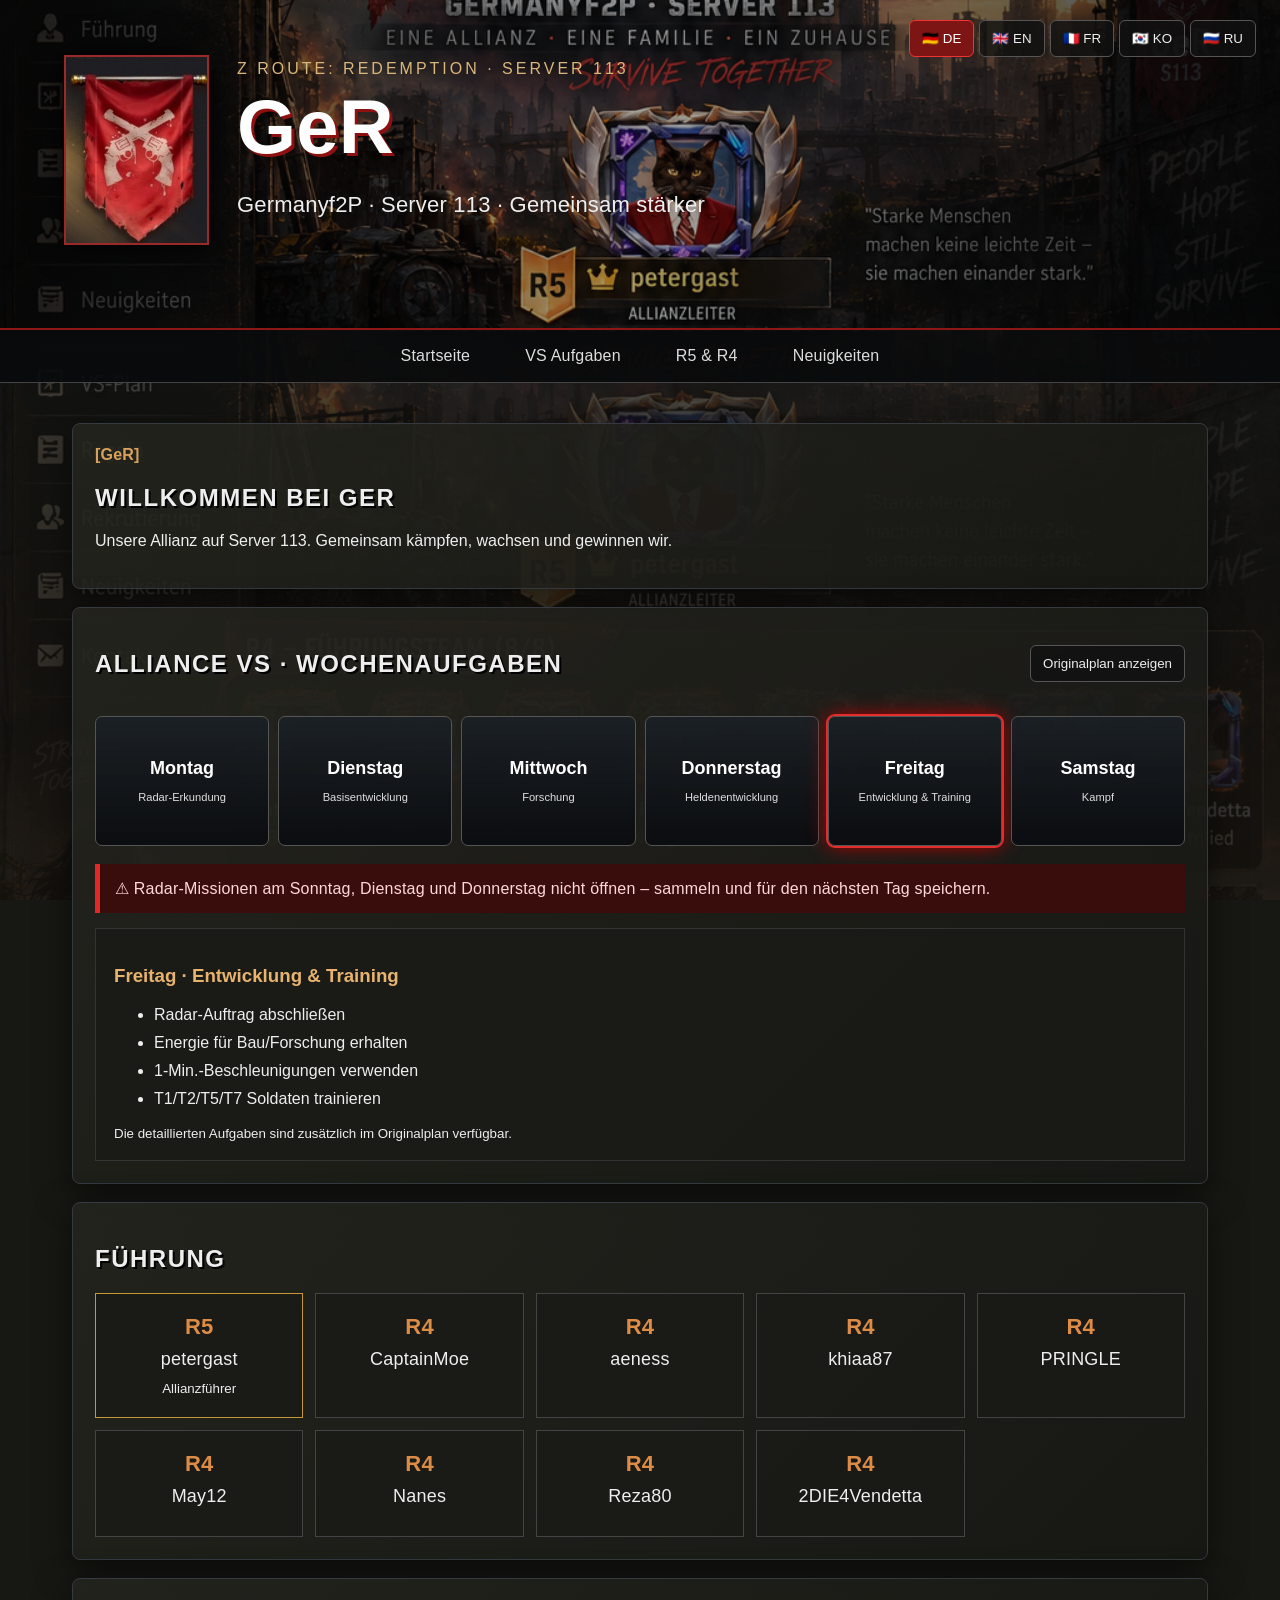
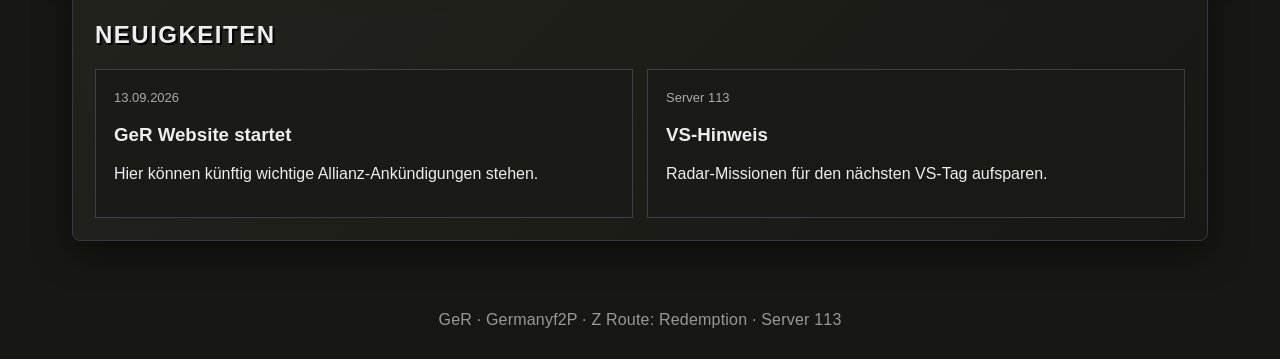
<file: index-1.html>
<!doctype html><html lang="de"><head><meta charset="utf-8"><meta name="viewport" content="width=device-width,initial-scale=1"><title>GeR · Server 113</title><style>*{box-sizing:border-box}html{scroll-behavior:smooth}body{margin:0;background:#171713;color:#eee;font-family:Impact,'Arial Narrow',Arial,sans-serif;letter-spacing:.2px;background-image:linear-gradient(180deg,#17171355,#12120fc4 45%,#16130fd9),url('ger-background.png');background-size:cover;background-position:center top;background-attachment:fixed}.welcome p,.taskbox,.news,small,li{font-family:Arial,sans-serif;letter-spacing:0}.welcome h2,section h2{letter-spacing:1.5px;text-transform:uppercase;text-shadow:2px 2px #000}.hero{min-height:330px;position:relative;background:url('ger-background.png') center 18%/cover;border-bottom:2px solid #8d1717}.shade{position:absolute;inset:0;background:linear-gradient(90deg,#050505dd,#05050555,#050505cc)}.brand{position:relative;z-index:1;max-width:1200px;margin:auto;padding:55px 24px;display:flex;gap:28px;align-items:center}.brand img{width:145px;height:190px;object-fit:cover;object-position:left top;border:2px solid #9b2929;box-shadow:0 0 30px #000}.eyebrow{letter-spacing:3px;color:#d9b67b}.brand h1{font-size:76px;margin:5px 0;color:#fff;text-shadow:3px 3px #8d1111}.brand p{font-size:22px}.langs{position:absolute;z-index:2;right:24px;top:20px;display:flex;gap:5px}.langs button,button{background:#111c;color:#eee;border:1px solid #555;padding:10px 12px;border-radius:6px;cursor:pointer}.langs button.active{border-color:#e33;color:#fff;background:#7d1515}nav{position:sticky;top:0;z-index:10;display:flex;justify-content:center;gap:5px;background:#090a0bea;border-bottom:1px solid #444}nav a{color:#ddd;text-decoration:none;padding:17px 25px}nav a:hover{background:#7c1515}main{max-width:1180px;margin:auto;padding:22px}.welcome,section{background:linear-gradient(135deg,#25251fd9,#171714e8);border:1px solid #353a40;margin:18px 0;padding:22px;border-radius:8px;box-shadow:0 10px 35px #0008}.tag{color:#d9a15c;font-weight:bold}.sectionhead{display:flex;align-items:center;justify-content:space-between;gap:15px}.days{display:grid;grid-template-columns:repeat(6,1fr);gap:9px;margin:18px 0}.day{min-height:130px;padding:15px 8px;border:1px solid #555;background:linear-gradient(#1a2026dd,#0b0d10);color:white;border-radius:7px;text-align:center;cursor:pointer}.day b{display:block;font-size:18px}.day small{display:block;margin-top:12px;color:#ddd}.day.active{outline:2px solid #e32d2d;box-shadow:0 0 20px #b00}.warning{padding:15px;border-left:5px solid #e32626;background:#3a0d0d;color:#ffd8d8}.taskbox{margin-top:15px;padding:18px;background:#1a1a16e8;border:1px solid #333}.taskbox h3{color:#e7b36d}.taskbox li{margin:10px 0}.leaders{display:grid;grid-template-columns:repeat(5,1fr);gap:12px}.leader{padding:20px;background:#1a1a16e8;border:1px solid #444;text-align:center}.leader b{display:block;color:#dc8c45;font-size:22px}.leader span{display:block;font-size:18px;margin:9px}.r5{border-color:#c89735}.news{display:grid;grid-template-columns:1fr 1fr;gap:14px}.news article{background:#1a1a16e8;border:1px solid #3c4146;padding:18px}.news time{color:#aaa;font-size:13px}footer{text-align:center;padding:30px;color:#999}.modal{display:none;position:fixed;z-index:50;inset:0;background:#000e;padding:50px 15px;overflow:auto}.modal.show{display:block}.modal img{display:block;max-width:1400px;width:100%;margin:auto}.modal button{position:fixed;right:25px;top:15px;font-size:28px}@media(max-width:800px){.hero{min-height:270px}.brand{padding-top:75px}.brand img{width:95px;height:130px}.brand h1{font-size:48px}.eyebrow{font-size:12px}.brand p{font-size:16px}.langs{left:12px;right:auto}.langs button{padding:7px}nav{overflow:auto;justify-content:flex-start}nav a{white-space:nowrap;padding:14px}.days{grid-template-columns:repeat(2,1fr)}.leaders{grid-template-columns:1fr 1fr}.news{grid-template-columns:1fr}.sectionhead{align-items:flex-start;flex-direction:column}}@media(max-width:430px){.brand{gap:14px}.brand img{width:75px;height:105px}.brand h1{font-size:40px}.leaders{grid-template-columns:1fr}}
</style></head><body>
<header class="hero"><div class="shade"></div><div class="brand"><img src="ger-wappen.jpg" alt="GeR Wappen"><div><div class="eyebrow">Z ROUTE: REDEMPTION · SERVER 113</div><h1>GeR</h1><p>Germanyf2P · Server 113 · Gemeinsam stärker</p></div></div><div class="langs" id="langs"></div></header>
<nav><a href="#home" data-t="home">Startseite</a><a href="#vs" data-t="vs">VS Aufgaben</a><a href="#leaders" data-t="members">R5 & R4</a><a href="#news" data-t="news">Neuigkeiten</a></nav>
<main id="home"><section class="welcome"><span class="tag">[GeR]</span><h2 data-t="welcome">Willkommen bei GeR</h2><p data-t="intro">Unsere Allianz auf Server 113. Gemeinsam kämpfen, wachsen und gewinnen wir.</p></section>
<section id="vs"><div class="sectionhead"><h2 data-t="vsTitle">Alliance VS · Wochenaufgaben</h2><button id="original" data-t="original">Originalplan anzeigen</button></div><div class="days" id="days"></div><div class="warning" data-t="radar">⚠ Radar-Missionen am Sonntag, Dienstag und Donnerstag nicht öffnen – sammeln und für den nächsten Tag speichern.</div><div class="taskbox" id="taskbox"></div></section>
<section id="leaders"><h2 data-t="leadership">Führung</h2><div class="leaders"><article class="leader r5"><b>R5</b><span>petergast</span><small data-t="leader">Allianzführer</small></article><article class="leader"><b>R4</b><span>CaptainMoe</span></article><article class="leader"><b>R4</b><span>aeness</span></article><article class="leader"><b>R4</b><span>khiaa87</span></article><article class="leader"><b>R4</b><span>PRINGLE</span></article><article class="leader"><b>R4</b><span>May12</span></article><article class="leader"><b>R4</b><span>Nanes</span></article><article class="leader"><b>R4</b><span>Reza80</span></article><article class="leader"><b>R4</b><span>2DIE4Vendetta</span></article></div></section>
<section id="news"><h2 data-t="news">Neuigkeiten</h2><div class="news"><article><time>13.09.2026</time><h3 data-t="news1">GeR Website startet</h3><p data-t="news1p">Hier können künftig wichtige Allianz-Ankündigungen stehen.</p></article><article><time>Server 113</time><h3 data-t="tip">VS-Hinweis</h3><p data-t="radarShort">Radar-Missionen für den nächsten VS-Tag aufsparen.</p></article></div></section></main>
<div class="modal" id="modal"><button id="close">×</button><img src="vs-plan.png" alt="VS Wochenplan"></div><footer>GeR · Germanyf2P · Z Route: Redemption · Server 113</footer><script>const languages={de:'🇩🇪 DE',en:'🇬🇧 EN',fr:'🇫🇷 FR',ko:'🇰🇷 KO',ru:'🇷🇺 RU'};
const T={
de:{home:'Startseite',vs:'VS Aufgaben',members:'R5 & R4',news:'Neuigkeiten',welcome:'Willkommen bei GeR',intro:'Unsere Allianz auf Server 113. Gemeinsam kämpfen, wachsen und gewinnen wir.',vsTitle:'Alliance VS · Wochenaufgaben',original:'Originalplan anzeigen',radar:'⚠ Radar-Missionen am Sonntag, Dienstag und Donnerstag nicht öffnen – sammeln und für den nächsten Tag speichern.',leadership:'Führung',leader:'Allianzführer',news1:'GeR Website startet',news1p:'Hier können künftig wichtige Allianz-Ankündigungen stehen.',tip:'VS-Hinweis',radarShort:'Radar-Missionen für den nächsten VS-Tag aufsparen.'},
en:{home:'Home',vs:'VS Tasks',members:'R5 & R4',news:'News',welcome:'Welcome to GeR',intro:'Our alliance on Server 113. Together we fight, grow and win.',vsTitle:'Alliance VS · Weekly Tasks',original:'Show original plan',radar:'⚠ Do not open radar missions on Sunday, Tuesday and Thursday – save them for the next day.',leadership:'Leadership',leader:'Alliance Leader',news1:'GeR website launches',news1p:'Important alliance announcements can be posted here.',tip:'VS Tip',radarShort:'Save radar missions for the next VS day.'},
fr:{home:'Accueil',vs:'Tâches VS',members:'R5 & R4',news:'Actualités',welcome:'Bienvenue chez GeR',intro:'Notre alliance sur le serveur 113. Ensemble, nous combattons, progressons et gagnons.',vsTitle:'Alliance VS · Tâches hebdomadaires',original:'Afficher le plan original',radar:'⚠ Ne pas ouvrir les missions radar dimanche, mardi et jeudi – gardez-les pour le lendemain.',leadership:'Direction',leader:"Chef d’alliance",news1:'Le site GeR démarre',news1p:"Les annonces importantes de l’alliance pourront être publiées ici.",tip:'Conseil VS',radarShort:'Gardez les missions radar pour le prochain jour VS.'},
ko:{home:'홈',vs:'VS 임무',members:'R5 & R4',news:'소식',welcome:'GeR에 오신 것을 환영합니다',intro:'서버 113의 우리 연맹입니다. 함께 싸우고 성장하며 승리합니다.',vsTitle:'Alliance VS · 주간 임무',original:'원본 계획 보기',radar:'⚠ 일요일, 화요일, 목요일에는 레이더 임무를 열지 말고 다음 날을 위해 저장하세요.',leadership:'운영진',leader:'연맹장',news1:'GeR 웹사이트 시작',news1p:'중요한 연맹 공지를 여기에 게시할 수 있습니다.',tip:'VS 안내',radarShort:'다음 VS 날을 위해 레이더 임무를 저장하세요.'},
ru:{home:'Главная',vs:'Задания VS',members:'R5 и R4',news:'Новости',welcome:'Добро пожаловать в GeR',intro:'Наш альянс на сервере 113. Вместе сражаемся, развиваемся и побеждаем.',vsTitle:'Alliance VS · Еженедельные задания',original:'Показать оригинал',radar:'⚠ Не открывайте радарные миссии в воскресенье, вторник и четверг — сохраните их на следующий день.',leadership:'Руководство',leader:'Лидер альянса',news1:'Запуск сайта GeR',news1p:'Здесь можно публиковать важные объявления альянса.',tip:'Совет VS',radarShort:'Сохраняйте радарные миссии для следующего дня VS.'}}
const days={de:[['Montag','Radar-Erkundung',['Radar-Auftrag abschließen','1 Kämpferteil verwenden','1 Kämpfer-Chip verwenden','1 Ausdauer verbrauchen','650 Helden-EP verbrauchen','Radar-Ressourcen sammeln']],['Dienstag','Basisentwicklung',['10 Energie je Bau erhalten','1-Min.-Baubeschleunigung verwenden','Überlebenden-Rekrutierung abschließen','1 UR-Spezialoperation','1 UR-Transportlastwagen senden']],['Mittwoch','Forschung',['Radar-Auftrag abschließen','1 Forschungsdaten verwenden','10 Energie je Forschung erhalten','1-Min.-Forschungsbeschleunigung','Kämpfer-Komponententruhen öffnen']],['Donnerstag','Heldenentwicklung',['1 UR-Heldensplitter verwenden','1 Helden rekrutieren','1 Skill-EP-Buch verwenden','650 Helden-EP verbrauchen','SSR/SR-Heldensplitter verwenden']],['Freitag','Entwicklung & Training',['Radar-Auftrag abschließen','Energie für Bau/Forschung erhalten','1-Min.-Beschleunigungen verwenden','T1/T2/T5/T7 Soldaten trainieren']],['Samstag','Kampf',['1 UR-Transportlastwagen senden','1 UR-Spezialoperation','1-Min.-Heilungsbeschleunigung','1-Min.-Training/Forschung verwenden','Gegnerische Soldaten verschiedener Stufen eliminieren']]]};
const names={en:['Monday','Tuesday','Wednesday','Thursday','Friday','Saturday'],fr:['Lundi','Mardi','Mercredi','Jeudi','Vendredi','Samedi'],ko:['월요일','화요일','수요일','목요일','금요일','토요일'],ru:['Понедельник','Вторник','Среда','Четверг','Пятница','Суббота']};
let lang='de', selected=Math.min(Math.max(new Date().getDay()-1,0),5);const langs=document.querySelector('#langs');Object.entries(languages).forEach(([k,v])=>{let b=document.createElement('button');b.textContent=v;b.onclick=()=>setLang(k);b.dataset.lang=k;langs.appendChild(b)});
function setLang(l){lang=l;document.documentElement.lang=l;document.querySelectorAll('[data-t]').forEach(e=>e.textContent=(T[l][e.dataset.t]||T.de[e.dataset.t]));document.querySelectorAll('.langs button').forEach(b=>b.classList.toggle('active',b.dataset.lang===l));renderDays()}
function renderDays(){let d=days.de,wrap=document.querySelector('#days');wrap.innerHTML='';d.forEach((x,i)=>{let b=document.createElement('button');b.className='day '+(i===selected?'active':'');b.innerHTML=`<b>${lang==='de'?x[0]:names[lang][i]}</b><small>${x[1]}</small>`;b.onclick=()=>{selected=i;renderDays()};wrap.appendChild(b)});let x=d[selected];document.querySelector('#taskbox').innerHTML=`<h3>${lang==='de'?x[0]:names[lang][selected]} · ${x[1]}</h3><ul>${x[2].map(v=>`<li>${v}</li>`).join('')}</ul><small>Die detaillierten Aufgaben sind zusätzlich im Originalplan verfügbar.</small>`}
document.querySelector('#original').onclick=()=>document.querySelector('#modal').classList.add('show');document.querySelector('#close').onclick=()=>document.querySelector('#modal').classList.remove('show');setLang('de');
  const SUPABASE_URL = 'https://chlpajoeecphzepukkyg.supabase.co';
const SUPABASE_KEY = 'sb_publishable__HcqTzJK8T8bc9CFIHzpgQ_ABQfFSfQ';

async function loadNews() {
  const response = await fetch(
    SUPABASE_URL + '/rest/v1/news?select=*&order=created_at.desc',
    {
      headers: {
        apikey: SUPABASE_KEY
      }
    }
  );

  const news = await response.json();
  const box = document.querySelector('.news');

news.forEach(item => {
  const article = document.createElement('article');

  const date = document.createElement('time');
  date.textContent = new Date(item.created_at).toLocaleDateString('de-DE');

  const title = document.createElement('h3');
  title.textContent = item.title || '';

  const text = document.createElement('p');
  text.textContent = item.content || '';

  const author = document.createElement('small');
  author.textContent = item.author ? 'Von ' + item.author : '';

  article.append(date, title, text, author);
  box.prepend(article);
});
}

loadNews();
</script></body></html>
</file>
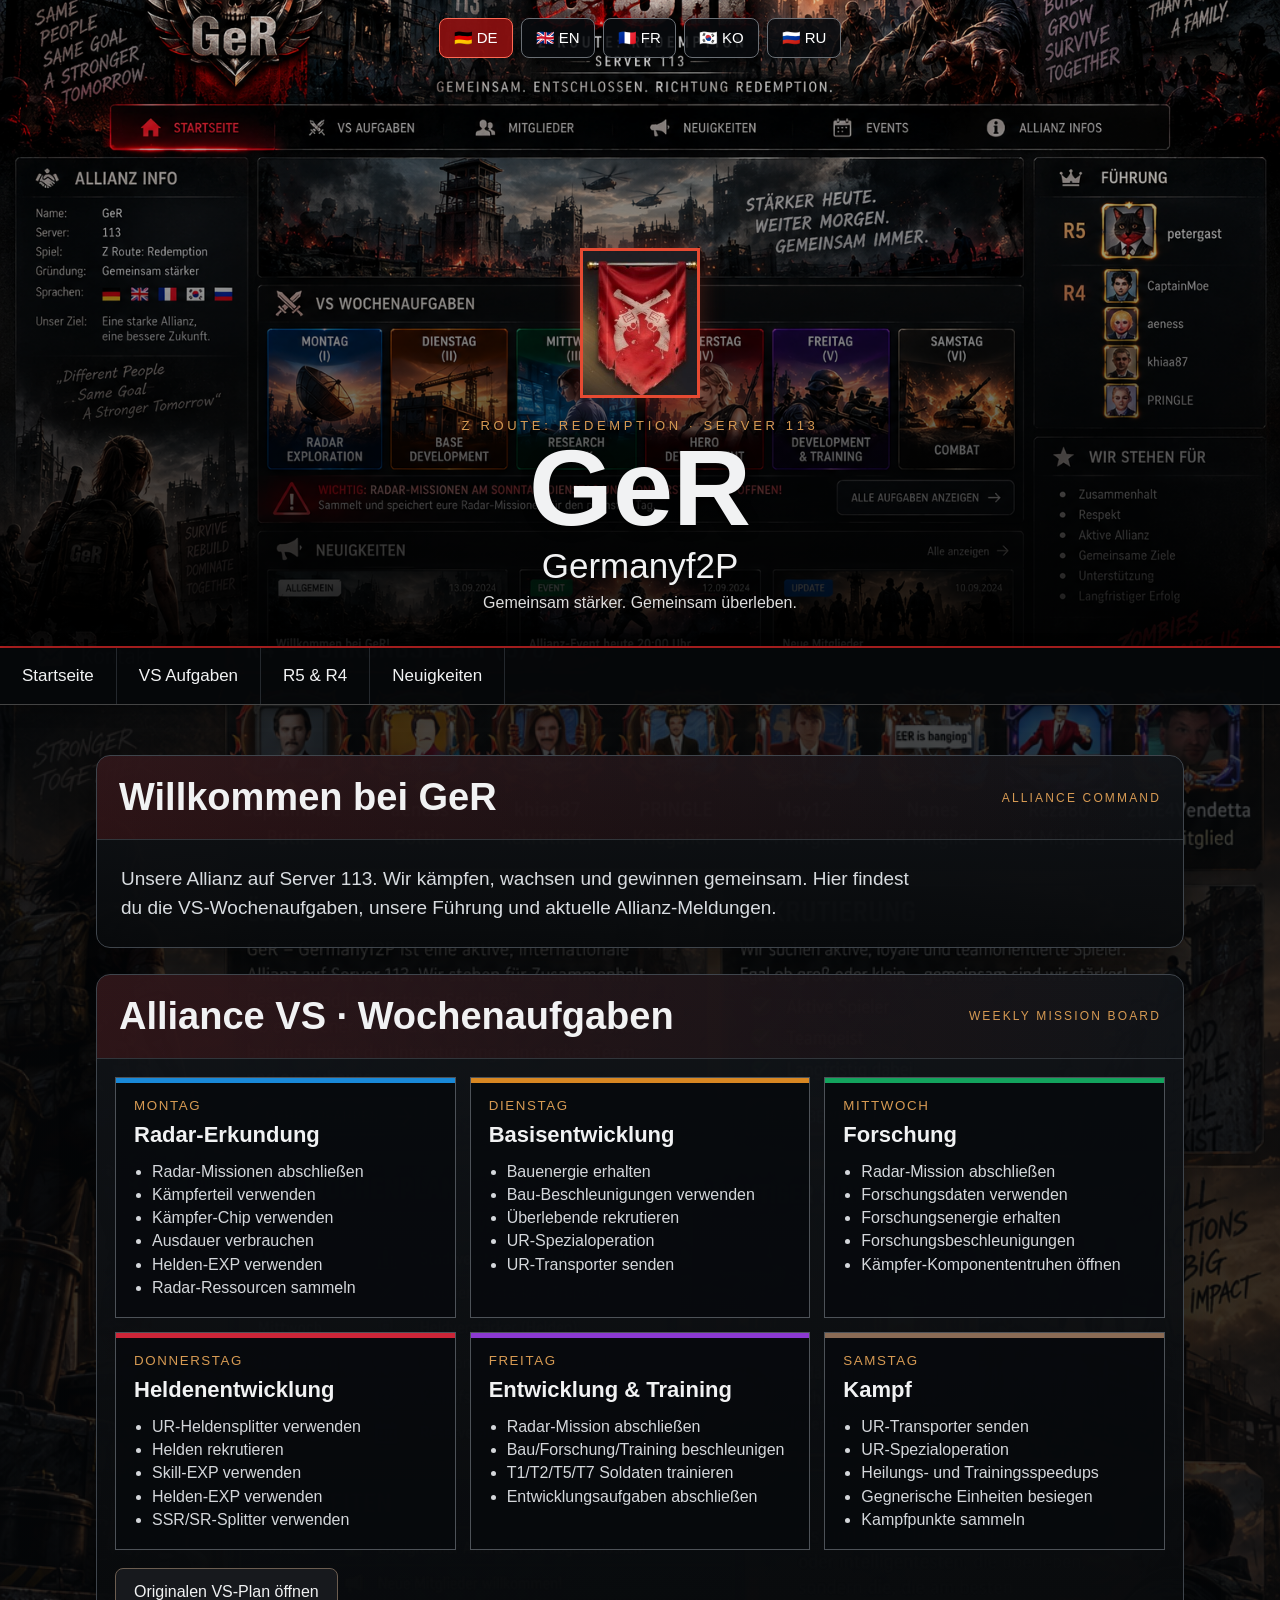
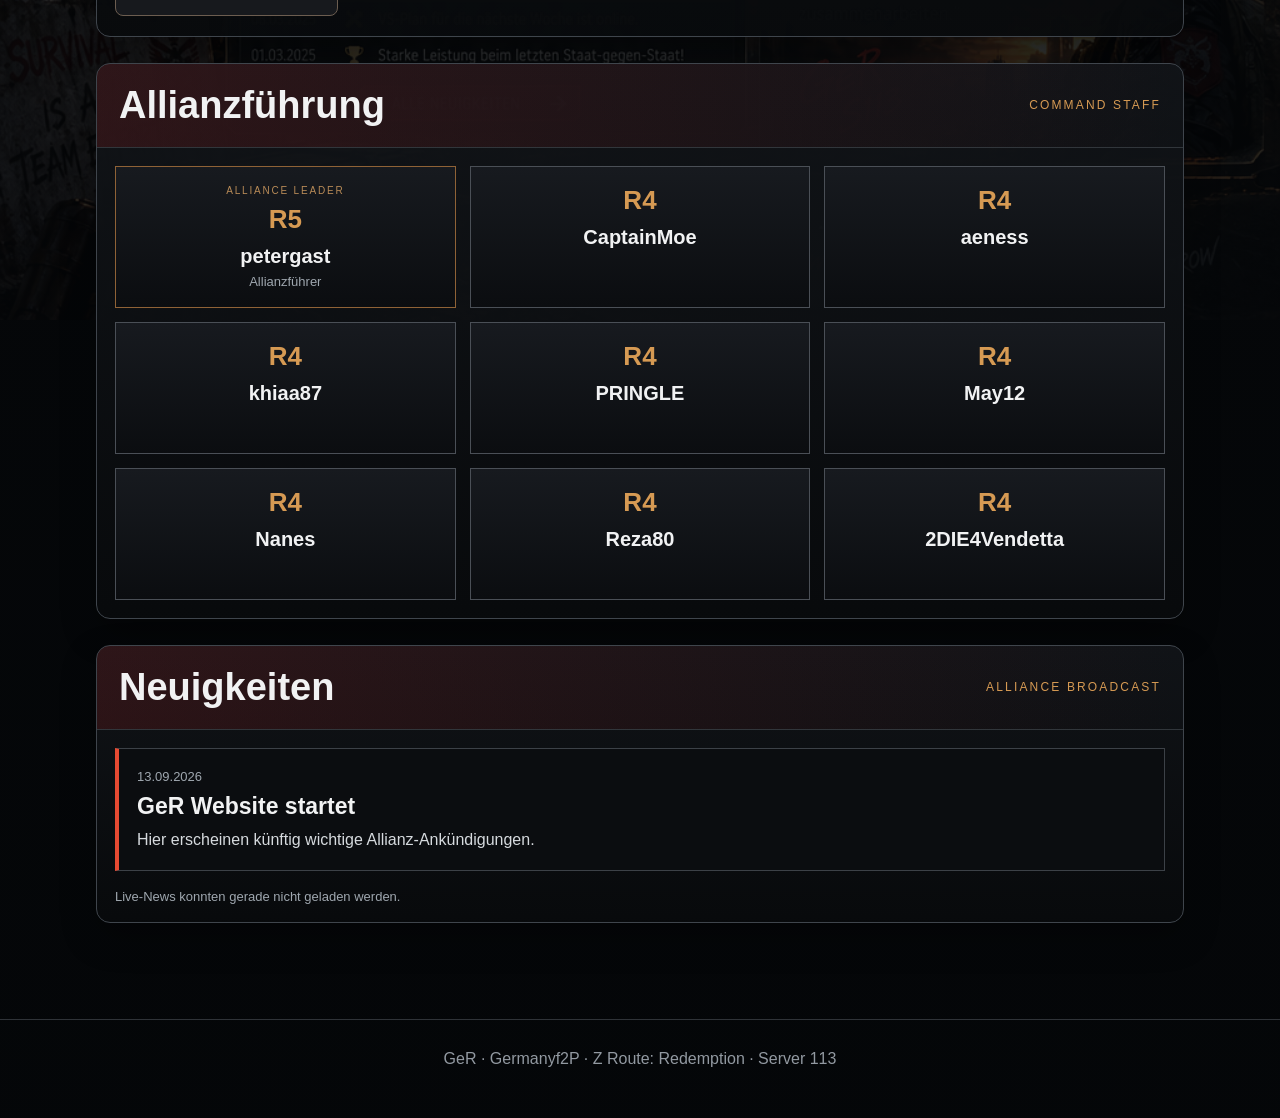
<file: index-2.html>
<!doctype html>
<html lang="de">
<head>
<meta charset="utf-8"><meta name="viewport" content="width=device-width,initial-scale=1">
<title>GeR | Germanyf2P | Server 113</title>
<style>
:root{--bg:#090b0e;--panel:rgba(16,19,23,.92);--red:#b32020;--red2:#e64a32;--gold:#d69a53;--text:#f1f2f3;--muted:#aeb5bc}
*{box-sizing:border-box}html{scroll-behavior:smooth}body{margin:0;color:var(--text);font-family:Arial,Helvetica,sans-serif;background:linear-gradient(rgba(4,6,8,.68),rgba(4,6,8,.92)),url('ger-background.png') center top/cover fixed no-repeat,#080a0d}a{color:inherit;text-decoration:none}
.top{min-height:72vh;display:flex;flex-direction:column;justify-content:flex-end;border-bottom:2px solid var(--red);position:relative;overflow:hidden;background:linear-gradient(to bottom,rgba(0,0,0,.12),rgba(0,0,0,.42) 45%,rgba(0,0,0,.9)),url('design-reference.png') center/cover no-repeat}
.languagebar{position:absolute;top:18px;left:50%;transform:translateX(-50%);z-index:3;display:flex;gap:8px;flex-wrap:wrap;justify-content:center;width:min(96%,920px)}
.lang{border:1px solid #6a6f75;background:rgba(9,11,14,.86);color:#fff;padding:10px 14px;border-radius:8px;font-size:15px}.lang.active{border-color:#ff6a54;background:rgba(144,16,16,.9)}
.heroContent{position:relative;z-index:2;padding:120px 20px 34px;text-align:center}.crest{width:120px;height:150px;object-fit:cover;border:3px solid var(--red2);box-shadow:0 0 22px rgba(230,74,50,.28)}
.kicker{letter-spacing:.28em;color:var(--gold);text-transform:uppercase;font-size:13px;margin:16px 0 6px}h1{font-size:clamp(54px,11vw,108px);margin:0;line-height:.9;text-shadow:0 3px 12px #000}.sub{font-size:clamp(20px,4.5vw,35px);margin:10px 0 0}.tagline{font-size:16px;color:#ddd;margin-top:8px}
nav{position:sticky;top:0;z-index:9;display:flex;overflow-x:auto;background:rgba(6,8,10,.96);border-bottom:1px solid #444;box-shadow:0 4px 16px rgba(0,0,0,.35)}nav a{padding:18px 22px;white-space:nowrap;border-right:1px solid #24282d;font-size:17px}
main{max-width:1120px;margin:auto;padding:24px 16px 70px}.section{margin:26px 0;background:linear-gradient(180deg,rgba(17,20,24,.95),rgba(8,10,12,.95));border:1px solid #3f454c;border-radius:14px;box-shadow:0 14px 35px rgba(0,0,0,.3);overflow:hidden}.sectionHead{display:flex;align-items:center;justify-content:space-between;padding:20px 22px;border-bottom:1px solid #31363b;background:linear-gradient(90deg,rgba(179,32,32,.18),transparent)}.sectionHead h2{margin:0;font-size:clamp(26px,5vw,38px)}.sectionHead span{color:var(--gold);font-size:12px;letter-spacing:.18em;text-transform:uppercase}.welcome{padding:24px}.welcome p{font-size:19px;line-height:1.55;color:#d8dce0;max-width:800px;margin:0}
.days{display:grid;grid-template-columns:repeat(3,1fr);gap:14px;padding:18px}.day{min-height:170px;border:1px solid #4d5258;padding:18px;background:rgba(7,9,12,.85);position:relative;overflow:hidden}.day:before{content:"";position:absolute;inset:0 0 auto;height:5px;background:var(--accent,#b32020)}.day h3{margin:8px 0 6px;font-size:22px}.day small{color:var(--gold);text-transform:uppercase;letter-spacing:.12em}.day ul{padding-left:18px;margin:12px 0 0;color:#d4d7db;line-height:1.45}.monday{--accent:#1989d8}.tuesday{--accent:#d88722}.wednesday{--accent:#13a35d}.thursday{--accent:#cc2538}.friday{--accent:#8b39d1}.saturday{--accent:#8a6b55}.vsOriginal{display:block;margin:0 18px 20px;padding:14px 18px;border:1px solid #6c5d50;background:#17191d;border-radius:8px;width:max-content;max-width:calc(100% - 36px)}
.leaders{display:grid;grid-template-columns:repeat(3,1fr);gap:14px;padding:18px}.leader{border:1px solid #4a4f56;background:linear-gradient(180deg,#171a1f,#0b0d10);padding:18px;text-align:center;min-height:132px}.rank{color:var(--gold);font-weight:bold;font-size:26px;margin-bottom:10px}.leader.r5{border-color:#8f6236}.leader.r5:before{content:"ALLIANCE LEADER";display:block;color:#b88b57;font-size:10px;letter-spacing:.18em;margin-bottom:8px}.leader b{font-size:20px}.leader .role{color:#9fa7af;font-size:13px;margin-top:6px}
.newsList{padding:18px;display:grid;gap:14px}.newsItem{border-left:4px solid var(--red2);background:#0b0d10;border-top:1px solid #3c4147;border-right:1px solid #3c4147;border-bottom:1px solid #3c4147;padding:18px}.newsItem time{color:#9fa7af;font-size:13px}.newsItem h3{margin:8px 0;font-size:23px}.newsItem p{margin:0;color:#d6dade;line-height:1.5}.newsItem small{display:block;margin-top:10px;color:var(--gold)}.status{padding:0 18px 18px;color:#9fa7af;font-size:13px}footer{text-align:center;color:#9299a1;padding:30px 18px 50px;border-top:1px solid #2f3338}
@media(max-width:800px){.days,.leaders{grid-template-columns:1fr 1fr}.top{min-height:64vh}}@media(max-width:560px){.days,.leaders{grid-template-columns:1fr}.heroContent{padding-top:135px}.crest{width:95px;height:120px}nav a{padding:15px 18px}.section{border-radius:10px}}
</style>
</head>
<body>
<header class="top" id="home">
<div class="languagebar" id="langs"><button class="lang active" data-lang="de">🇩🇪 DE</button><button class="lang" data-lang="en">🇬🇧 EN</button><button class="lang" data-lang="fr">🇫🇷 FR</button><button class="lang" data-lang="ko">🇰🇷 KO</button><button class="lang" data-lang="ru">🇷🇺 RU</button></div>
<div class="heroContent"><img class="crest" src="ger-wappen.jpg" alt="GeR Wappen"><div class="kicker">Z Route: Redemption · Server 113</div><h1>GeR</h1><div class="sub">Germanyf2P</div><div class="tagline" data-i18n="tagline">Gemeinsam stärker. Gemeinsam überleben.</div></div>
</header>
<nav><a href="#home" data-i18n="home">Startseite</a><a href="#vs" data-i18n="vs">VS Aufgaben</a><a href="#leaders" data-i18n="leaders">R5 & R4</a><a href="#news" data-i18n="news">Neuigkeiten</a></nav>
<main>
<section class="section"><div class="sectionHead"><h2 data-i18n="welcomeTitle">Willkommen bei GeR</h2><span>Alliance Command</span></div><div class="welcome"><p data-i18n="welcomeText">Unsere Allianz auf Server 113. Wir kämpfen, wachsen und gewinnen gemeinsam. Hier findest du die VS-Wochenaufgaben, unsere Führung und aktuelle Allianz-Meldungen.</p></div></section>
<section class="section" id="vs"><div class="sectionHead"><h2 data-i18n="vsTitle">Alliance VS · Wochenaufgaben</h2><span>Weekly Mission Board</span></div><div class="days">
<article class="day monday"><small data-i18n="monday">Montag</small><h3>Radar-Erkundung</h3><ul><li>Radar-Missionen abschließen</li><li>Kämpferteil verwenden</li><li>Kämpfer-Chip verwenden</li><li>Ausdauer verbrauchen</li><li>Helden-EXP verwenden</li><li>Radar-Ressourcen sammeln</li></ul></article>
<article class="day tuesday"><small data-i18n="tuesday">Dienstag</small><h3>Basisentwicklung</h3><ul><li>Bauenergie erhalten</li><li>Bau-Beschleunigungen verwenden</li><li>Überlebende rekrutieren</li><li>UR-Spezialoperation</li><li>UR-Transporter senden</li></ul></article>
<article class="day wednesday"><small data-i18n="wednesday">Mittwoch</small><h3>Forschung</h3><ul><li>Radar-Mission abschließen</li><li>Forschungsdaten verwenden</li><li>Forschungsenergie erhalten</li><li>Forschungsbeschleunigungen</li><li>Kämpfer-Komponententruhen öffnen</li></ul></article>
<article class="day thursday"><small data-i18n="thursday">Donnerstag</small><h3>Heldenentwicklung</h3><ul><li>UR-Heldensplitter verwenden</li><li>Helden rekrutieren</li><li>Skill-EXP verwenden</li><li>Helden-EXP verwenden</li><li>SSR/SR-Splitter verwenden</li></ul></article>
<article class="day friday"><small data-i18n="friday">Freitag</small><h3>Entwicklung & Training</h3><ul><li>Radar-Mission abschließen</li><li>Bau/Forschung/Training beschleunigen</li><li>T1/T2/T5/T7 Soldaten trainieren</li><li>Entwicklungsaufgaben abschließen</li></ul></article>
<article class="day saturday"><small data-i18n="saturday">Samstag</small><h3>Kampf</h3><ul><li>UR-Transporter senden</li><li>UR-Spezialoperation</li><li>Heilungs- und Trainingsspeedups</li><li>Gegnerische Einheiten besiegen</li><li>Kampfpunkte sammeln</li></ul></article>
</div><a class="vsOriginal" href="vs-plan.png" target="_blank" rel="noopener" data-i18n="original">Originalen VS-Plan öffnen</a></section>
<section class="section" id="leaders"><div class="sectionHead"><h2 data-i18n="leadersTitle">Allianzführung</h2><span>Command Staff</span></div><div class="leaders">
<article class="leader r5"><div class="rank">R5</div><b>petergast</b><div class="role" data-i18n="allianceLeader">Allianzführer</div></article>
<article class="leader"><div class="rank">R4</div><b>CaptainMoe</b></article><article class="leader"><div class="rank">R4</div><b>aeness</b></article><article class="leader"><div class="rank">R4</div><b>khiaa87</b></article><article class="leader"><div class="rank">R4</div><b>PRINGLE</b></article><article class="leader"><div class="rank">R4</div><b>May12</b></article><article class="leader"><div class="rank">R4</div><b>Nanes</b></article><article class="leader"><div class="rank">R4</div><b>Reza80</b></article><article class="leader"><div class="rank">R4</div><b>2DIE4Vendetta</b></article>
</div></section>
<section class="section" id="news"><div class="sectionHead"><h2 data-i18n="newsTitle">Neuigkeiten</h2><span>Alliance Broadcast</span></div><div class="newsList" id="newsList"><article class="newsItem"><time>13.09.2026</time><h3>GeR Website startet</h3><p>Hier erscheinen künftig wichtige Allianz-Ankündigungen.</p></article></div><div class="status" id="newsStatus">Lade Neuigkeiten…</div></section>
</main><footer>GeR · Germanyf2P · Z Route: Redemption · Server 113</footer>
<script>
const SUPABASE_URL='https://chlpajoeecphzepukkyg.supabase.co';
const SUPABASE_KEY='sb_publishable__HcqTzJK8T8bc9CFIHzpgQ_ABQfFSfQ';
const translations={de:{home:'Startseite',vs:'VS Aufgaben',leaders:'R5 & R4',news:'Neuigkeiten',tagline:'Gemeinsam stärker. Gemeinsam überleben.',welcomeTitle:'Willkommen bei GeR',welcomeText:'Unsere Allianz auf Server 113. Wir kämpfen, wachsen und gewinnen gemeinsam. Hier findest du die VS-Wochenaufgaben, unsere Führung und aktuelle Allianz-Meldungen.',vsTitle:'Alliance VS · Wochenaufgaben',leadersTitle:'Allianzführung',allianceLeader:'Allianzführer',newsTitle:'Neuigkeiten',original:'Originalen VS-Plan öffnen',monday:'Montag',tuesday:'Dienstag',wednesday:'Mittwoch',thursday:'Donnerstag',friday:'Freitag',saturday:'Samstag'},en:{home:'Home',vs:'VS Tasks',leaders:'R5 & R4',news:'News',tagline:'Stronger together. Survive together.',welcomeTitle:'Welcome to GeR',welcomeText:'Our alliance on Server 113. We fight, grow and win together.',vsTitle:'Alliance VS · Weekly Tasks',leadersTitle:'Alliance Leadership',allianceLeader:'Alliance Leader',newsTitle:'News',original:'Open original VS plan',monday:'Monday',tuesday:'Tuesday',wednesday:'Wednesday',thursday:'Thursday',friday:'Friday',saturday:'Saturday'},fr:{home:'Accueil',vs:'Tâches VS',leaders:'R5 & R4',news:'Actualités',tagline:'Plus forts ensemble. Survivre ensemble.',welcomeTitle:'Bienvenue chez GeR',welcomeText:'Notre alliance sur le serveur 113. Nous combattons, progressons et gagnons ensemble.',vsTitle:'Alliance VS · Tâches hebdomadaires',leadersTitle:'Direction de l’alliance',allianceLeader:'Chef d’alliance',newsTitle:'Actualités',original:'Ouvrir le plan VS original',monday:'Lundi',tuesday:'Mardi',wednesday:'Mercredi',thursday:'Jeudi',friday:'Vendredi',saturday:'Samedi'},ko:{home:'홈',vs:'VS 임무',leaders:'R5 & R4',news:'소식',tagline:'함께 더 강하게. 함께 생존합니다.',welcomeTitle:'GeR에 오신 것을 환영합니다',welcomeText:'서버 113의 GeR 연맹입니다. 함께 싸우고 성장하며 승리합니다.',vsTitle:'Alliance VS · 주간 임무',leadersTitle:'연맹 지휘부',allianceLeader:'연맹장',newsTitle:'소식',original:'원본 VS 계획 열기',monday:'월요일',tuesday:'화요일',wednesday:'수요일',thursday:'목요일',friday:'금요일',saturday:'토요일'},ru:{home:'Главная',vs:'Задания VS',leaders:'R5 и R4',news:'Новости',tagline:'Вместе сильнее. Выживаем вместе.',welcomeTitle:'Добро пожаловать в GeR',welcomeText:'Наш альянс на сервере 113. Мы сражаемся, растём и побеждаем вместе.',vsTitle:'Alliance VS · Задания недели',leadersTitle:'Руководство альянса',allianceLeader:'Лидер альянса',newsTitle:'Новости',original:'Открыть оригинальный план VS',monday:'Понедельник',tuesday:'Вторник',wednesday:'Среда',thursday:'Четверг',friday:'Пятница',saturday:'Суббота'}};
let currentLang='de';
function setLang(lang){currentLang=lang;document.documentElement.lang=lang;document.querySelectorAll('[data-i18n]').forEach(el=>{const k=el.dataset.i18n;if(translations[lang]&&translations[lang][k])el.textContent=translations[lang][k]});document.querySelectorAll('.lang').forEach(b=>b.classList.toggle('active',b.dataset.lang===lang));loadNews()}
document.querySelectorAll('.lang').forEach(btn=>btn.addEventListener('click',()=>setLang(btn.dataset.lang)));
async function loadNews(){const list=document.getElementById('newsList');const status=document.getElementById('newsStatus');try{const res=await fetch(SUPABASE_URL+'/rest/v1/news?select=*&order=created_at.desc',{headers:{apikey:SUPABASE_KEY,Authorization:'Bearer '+SUPABASE_KEY}});if(!res.ok)throw new Error('HTTP '+res.status);const rows=await res.json();list.querySelectorAll('[data-db-news="1"]').forEach(el=>el.remove());const filtered=rows.filter(r=>!r.language||r.language===currentLang||(currentLang!=='de'&&r.language==='de'));filtered.forEach(item=>{const a=document.createElement('article');a.className='newsItem';a.dataset.dbNews='1';const d=document.createElement('time');d.textContent=item.created_at?new Date(item.created_at).toLocaleDateString(currentLang==='de'?'de-DE':undefined):'';const h=document.createElement('h3');h.textContent=item.title||'';const p=document.createElement('p');p.textContent=item.content||'';a.append(d,h,p);if(item.author){const s=document.createElement('small');s.textContent=(currentLang==='de'?'Von ':'')+item.author;a.append(s)}list.prepend(a)});status.textContent=rows.length?'Live aus dem Allianz-Newsfeed':'Noch keine Live-News vorhanden'}catch(e){status.textContent='Live-News konnten gerade nicht geladen werden.';console.error(e)}}
loadNews();
</script>
</body></html>
</file>
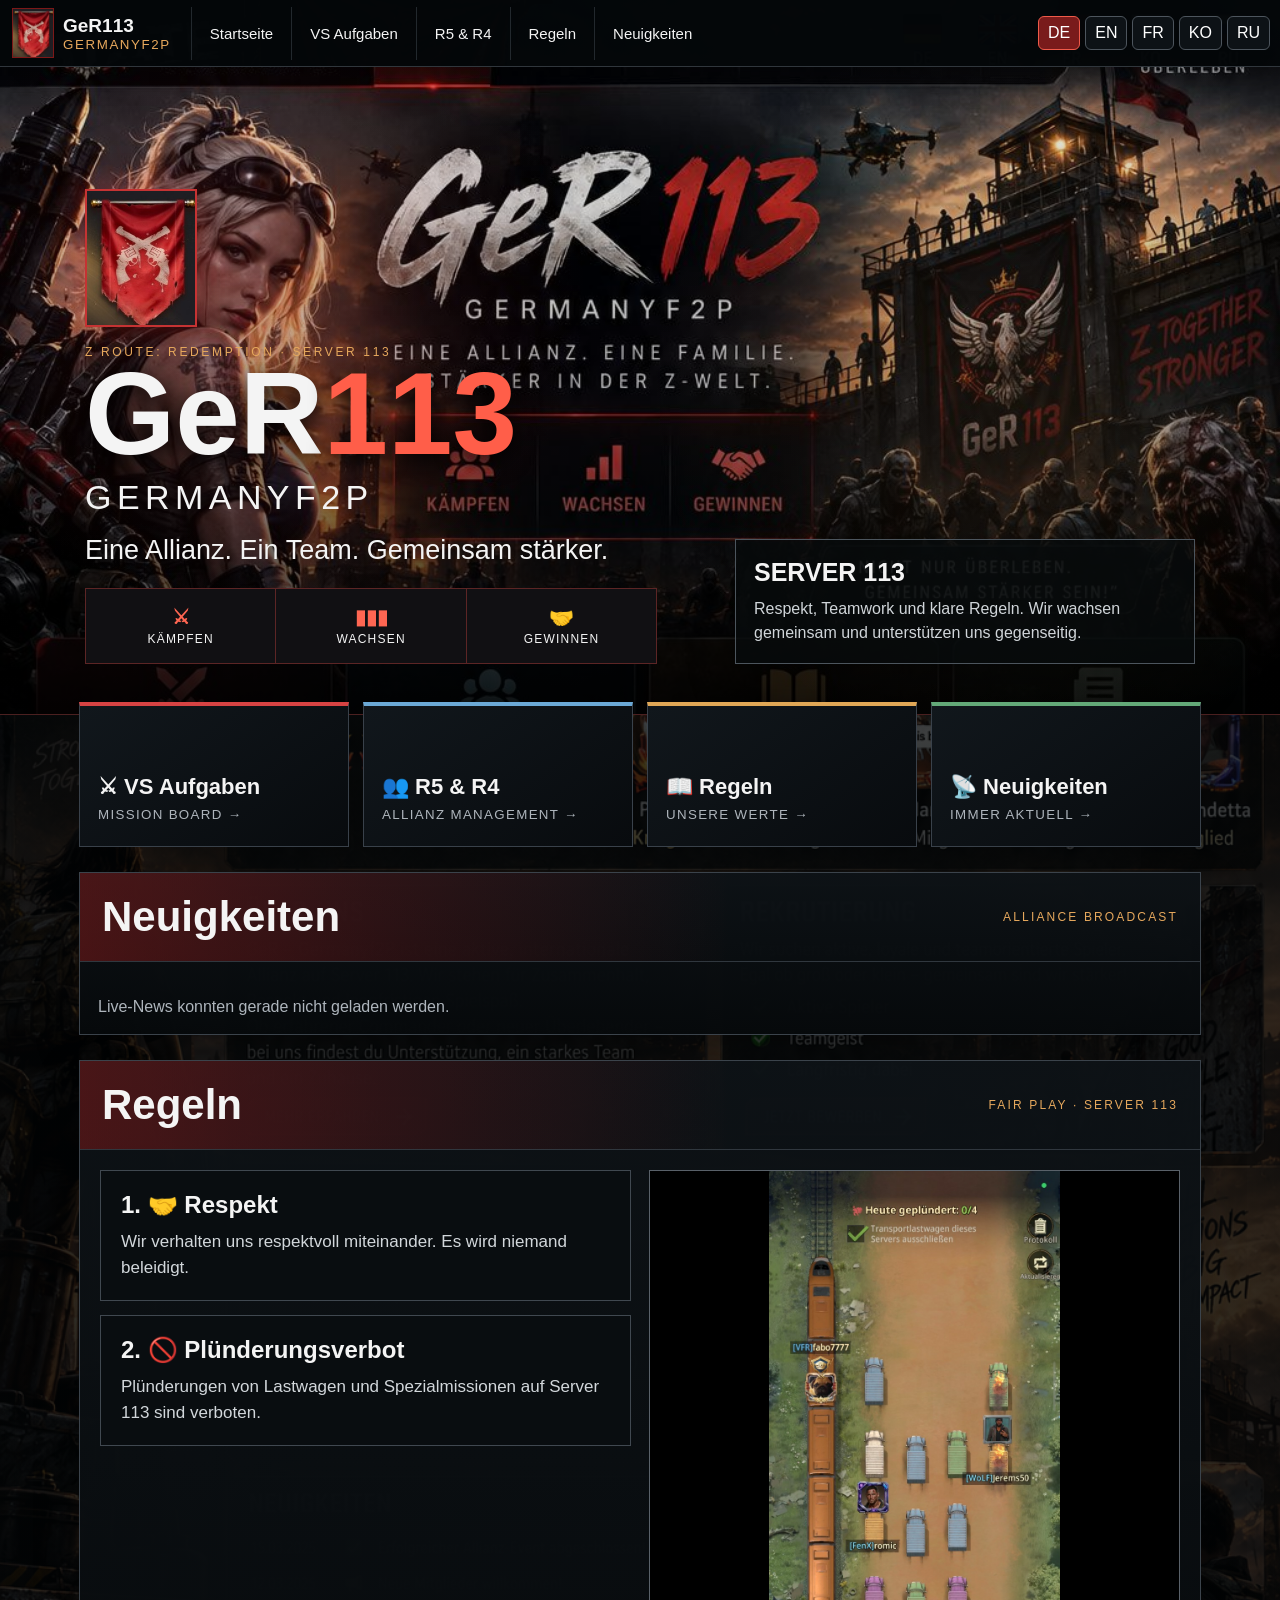
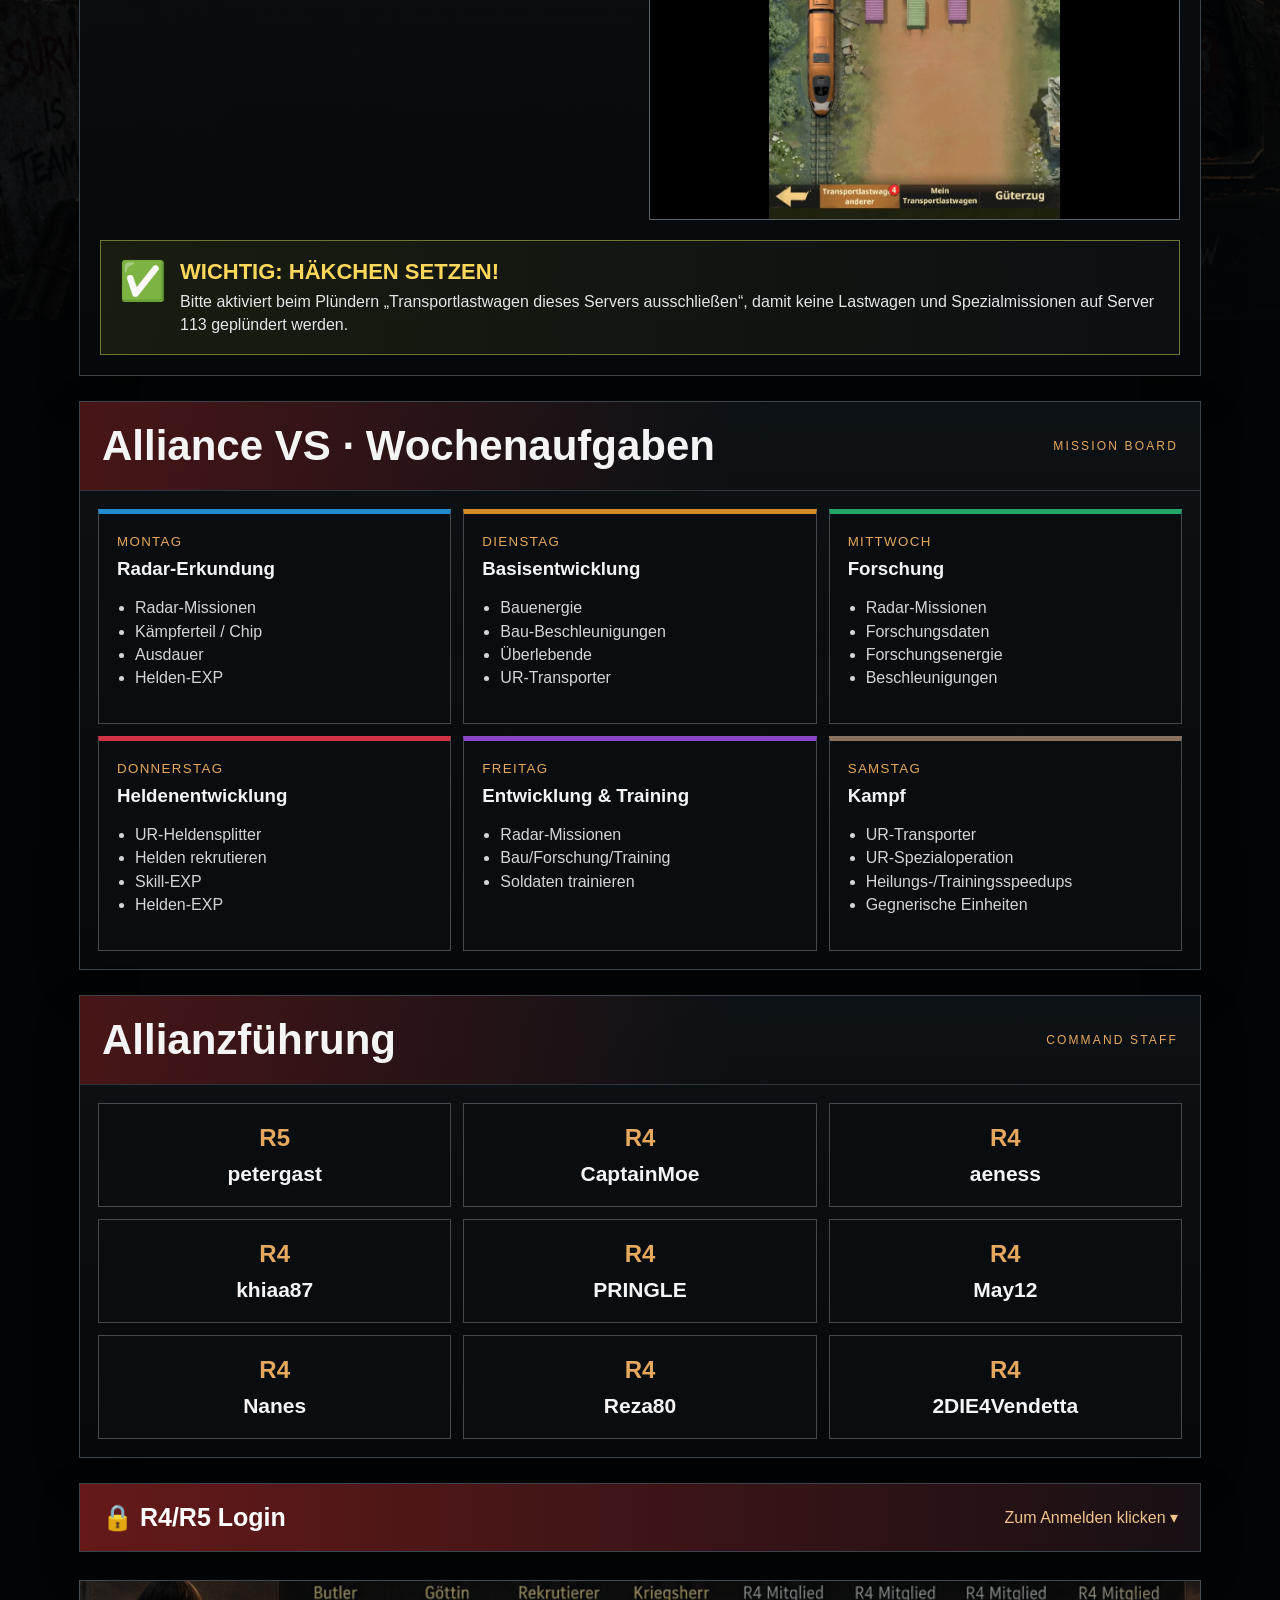
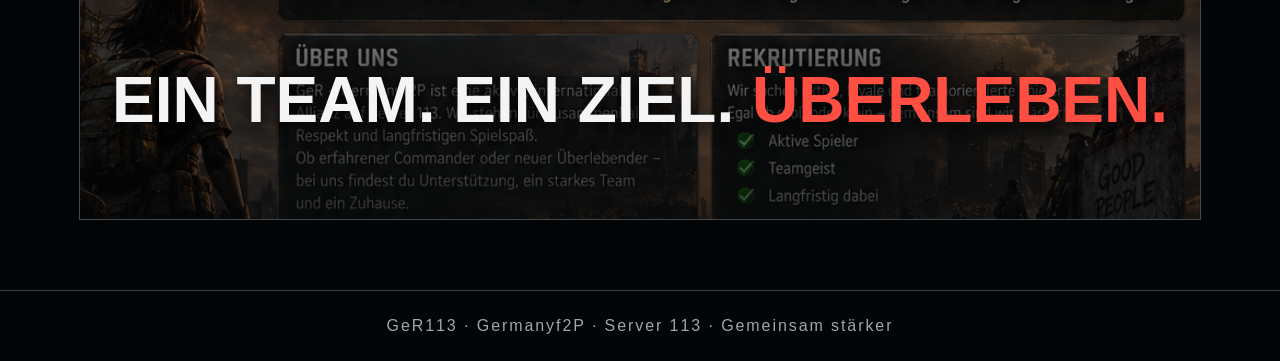
<file: index-3.html>
<!doctype html>
<html lang="de">
<head>
<meta charset="utf-8">
<meta name="viewport" content="width=device-width,initial-scale=1">
<title>GeR113 | Germanyf2P | Server 113</title>
<style>
:root{
  --bg:#050708;--panel:#0b0f12;--panel2:#10151a;--line:#343c44;
  --red:#d22b2b;--red2:#ff5e49;--gold:#e6a85d;--text:#f4f4f4;--muted:#aeb5bc;
}
*{box-sizing:border-box}
html{scroll-behavior:smooth}
body{
  margin:0;color:var(--text);font-family:Arial,Helvetica,sans-serif;
  background:
    linear-gradient(rgba(2,4,5,.72),rgba(2,4,5,.94)),
    url("ger-background.png") center top/cover fixed no-repeat,#050708;
}
a{text-decoration:none;color:inherit}
button,input,textarea,select{font:inherit}
.topbar{
  position:sticky;top:0;z-index:50;
  display:flex;align-items:center;gap:8px;
  background:rgba(4,7,9,.96);border-bottom:1px solid #30363c;
  overflow-x:auto;box-shadow:0 8px 28px rgba(0,0,0,.35)
}
.brand-mini{display:flex;align-items:center;gap:9px;padding:8px 12px;min-width:max-content}
.brand-mini img{width:42px;height:50px;object-fit:cover;border:1px solid #7d1818}
.brand-mini b{font-size:19px}.brand-mini small{display:block;color:var(--gold);letter-spacing:.12em}
.nav{display:flex;min-width:max-content}
.nav a{padding:18px 18px;border-left:1px solid #22282d;font-size:15px}
.nav a:hover{background:#171d22}
.langs{margin-left:auto;display:flex;gap:5px;padding:8px 10px;min-width:max-content}
.lang{border:1px solid #4d555d;background:#0d1216;color:white;border-radius:6px;padding:7px 9px;cursor:pointer}
.lang.active{background:#791b1b;border-color:#ef5b4a}
.hero{
  min-height:72vh;position:relative;display:flex;align-items:flex-end;
  background:
    linear-gradient(to bottom,rgba(0,0,0,.08),rgba(0,0,0,.28) 50%,rgba(0,0,0,.92)),
    url("[data-uri]") center/cover no-repeat;
  border-bottom:1px solid #4b2020;
}
.hero:after{
  content:"";position:absolute;inset:0;pointer-events:none;
  background:radial-gradient(circle at 20% 35%,rgba(210,43,43,.14),transparent 30%),
             radial-gradient(circle at 80% 50%,rgba(230,168,93,.09),transparent 35%);
}
.hero-inner{position:relative;z-index:2;max-width:1150px;width:100%;margin:auto;padding:110px 20px 38px}
.hero-grid{display:grid;grid-template-columns:1.05fr .95fr;gap:20px;align-items:end}
.hero-copy{max-width:660px}
.crest{width:112px;height:138px;object-fit:cover;border:2px solid #c53333;box-shadow:0 0 32px rgba(210,43,43,.32)}
.kicker{margin-top:14px;color:var(--gold);letter-spacing:.22em;text-transform:uppercase;font-size:12px}
h1{margin:6px 0 0;font-size:clamp(58px,11vw,116px);line-height:.86;text-shadow:0 6px 22px #000}
h1 span{color:var(--red2)}
.sub{font-size:clamp(20px,4.5vw,34px);letter-spacing:.16em;margin-top:13px}
.slogan{font-size:clamp(17px,3.5vw,27px);margin-top:18px;max-width:640px}
.hero-panel{
  justify-self:end;width:min(460px,100%);border:1px solid #4c555d;background:rgba(7,10,12,.8);
  padding:18px;box-shadow:0 15px 45px rgba(0,0,0,.35)
}
.hero-panel strong{display:block;font-size:25px;margin-bottom:10px}
.hero-panel p{margin:0;color:#d0d5d9;line-height:1.5}
.stats{display:grid;grid-template-columns:repeat(3,1fr);gap:1px;margin-top:22px;border:1px solid #5c2525;background:#5c2525}
.stat{background:rgba(11,15,18,.92);padding:16px;text-align:center}
.stat b{display:block;color:#ff6652;font-size:20px}.stat span{font-size:12px;letter-spacing:.1em}
main{max-width:1150px;margin:auto;padding:22px 14px 70px}
.quick{display:grid;grid-template-columns:repeat(4,1fr);gap:14px;margin-top:-35px;position:relative;z-index:5}
.quick a{border:1px solid #39414a;background:linear-gradient(145deg,#11171c,#080b0e);padding:24px 18px;min-height:145px;display:flex;flex-direction:column;justify-content:flex-end}
.quick a:nth-child(1){border-top:4px solid #d74343}.quick a:nth-child(2){border-top:4px solid #6ba9d6}.quick a:nth-child(3){border-top:4px solid #e0a756}.quick a:nth-child(4){border-top:4px solid #63a978}
.quick b{font-size:22px}.quick small{color:#aeb5bc;margin-top:7px;letter-spacing:.1em}
.section{margin:25px 0;border:1px solid #3b434b;background:linear-gradient(180deg,rgba(13,18,22,.97),rgba(6,9,11,.98));box-shadow:0 16px 40px rgba(0,0,0,.28)}
.section-head{display:flex;justify-content:space-between;gap:15px;align-items:center;padding:20px 22px;border-bottom:1px solid #30373e;background:linear-gradient(90deg,rgba(122,25,25,.55),transparent 58%)}
.section-head h2{margin:0;font-size:clamp(28px,5vw,42px)}
.section-head span{font-size:12px;letter-spacing:.18em;color:var(--gold);text-transform:uppercase}
.pad{padding:22px}
.news-list{display:grid;gap:13px;padding:18px}
.news-item{border:1px solid #454d55;border-left:6px solid var(--red2);padding:18px;background:#080c0f}
.news-item h3{font-size:25px;margin:8px 0}.news-item p{font-size:18px;color:#d7dbdf;margin:0;line-height:1.45}.news-item time{color:#a8afb6}.news-item small{display:block;color:var(--gold);margin-top:12px}
.status{padding:0 18px 18px;color:#aeb5bc}
.rules-grid{display:grid;grid-template-columns:1fr 1fr;gap:18px;padding:20px}
.rule-card{border:1px solid #404850;background:#090d10;padding:20px}
.rule-card h3{font-size:24px;margin:0 0 10px}.rule-card p{font-size:17px;line-height:1.5;color:#d2d7db;margin:0}
.rule-img{width:100%;display:block;border:1px solid #596169;max-height:650px;object-fit:contain;background:#000}
.warning{margin:0 20px 20px;border:1px solid #6f7733;background:linear-gradient(90deg,rgba(94,104,29,.2),rgba(12,16,18,.92));padding:18px;display:flex;gap:14px;align-items:flex-start}
.check{font-size:38px}.warning b{display:block;color:#ffd85b;font-size:22px;margin-bottom:5px}.warning p{margin:0;color:#e3e5e7;line-height:1.45}
.days{display:grid;grid-template-columns:repeat(3,1fr);gap:12px;padding:18px}
.day{border:1px solid #414951;background:#090d10;padding:18px;min-height:160px;border-top:5px solid var(--accent)}
.day small{color:var(--gold);letter-spacing:.1em;text-transform:uppercase}.day h3{margin:8px 0}.day ul{padding-left:18px;color:#d1d6da;line-height:1.45}
.leaders{display:grid;grid-template-columns:repeat(3,1fr);gap:12px;padding:18px}
.leader{border:1px solid #414951;background:#090d10;text-align:center;padding:20px}
.rank{color:var(--gold);font-size:24px;font-weight:700;margin-bottom:10px}.leader b{font-size:21px}
.admin-toggle{width:100%;border:0;background:linear-gradient(90deg,#651919,#171014);color:white;padding:19px 22px;display:flex;justify-content:space-between;align-items:center;cursor:pointer;text-align:left}
.admin-toggle b{font-size:25px}.admin-toggle span{color:#f0c28c}
.admin-body{padding:20px;display:none}.admin-body.open{display:block}
.form-grid{display:grid;gap:12px;max-width:680px}
input,textarea,select{width:100%;padding:13px;border:1px solid #505963;background:#0b0f13;color:#fff;border-radius:5px}
textarea{min-height:130px;resize:vertical}
.primary{border:1px solid #ef6650;background:#9b2222;color:white;padding:13px 16px;border-radius:5px;font-weight:bold;cursor:pointer}
.secondary{border:1px solid #59636c;background:#161b20;color:white;padding:11px 15px;border-radius:5px;cursor:pointer}
.hidden{display:none!important}.ok{color:#77d18a}.err{color:#ff8e7f}
.closing{margin-top:28px;border:1px solid #414951;min-height:240px;display:flex;align-items:center;justify-content:center;text-align:center;background:linear-gradient(rgba(4,6,7,.45),rgba(4,6,7,.75)),url("ger-background.png") center/cover}
.closing b{font-size:clamp(32px,7vw,64px);text-transform:uppercase;text-shadow:0 5px 18px #000}.closing em{color:#ff4e42;font-style:normal}
footer{border-top:1px solid #343b42;text-align:center;padding:26px;color:#9fa6ad;letter-spacing:.12em}
@media(max-width:850px){
  .hero-grid{grid-template-columns:1fr}.hero-panel{justify-self:start}
  .quick{grid-template-columns:1fr 1fr}.days,.leaders{grid-template-columns:1fr 1fr}.rules-grid{grid-template-columns:1fr}
}
@media(max-width:560px){
  .brand-mini b,.brand-mini small{display:none}.nav a{padding:16px 14px;font-size:14px}.langs{display:none}
  .hero{min-height:72vh;background-position:42% center}.hero-inner{padding-top:70px}.crest{width:92px;height:112px}
  .hero-panel{display:none}.quick{grid-template-columns:1fr 1fr;margin-top:-18px}.quick a{min-height:110px;padding:17px 14px}.quick b{font-size:18px}
  .days,.leaders{grid-template-columns:1fr}.section-head{align-items:flex-start}.section-head span{font-size:10px}
  .rules-grid{padding:14px}.warning{margin:0 14px 14px}.news-list{padding:14px}
}
</style>
</head>
<body>

<div class="topbar">
  <div class="brand-mini">
    <img src="ger-wappen.jpg" alt="GeR Wappen">
    <div><b>GeR113</b><small>GERMANYF2P</small></div>
  </div>
  <div class="nav">
    <a href="#home" data-i18n="home">Startseite</a>
    <a href="#vs" data-i18n="vs">VS Aufgaben</a>
    <a href="#leaders" data-i18n="leaders">R5 & R4</a>
    <a href="#rules" data-i18n="rules">Regeln</a>
    <a href="#news" data-i18n="news">Neuigkeiten</a>
  </div>
  <div class="langs">
    <button class="lang active" data-lang="de">DE</button><button class="lang" data-lang="en">EN</button>
    <button class="lang" data-lang="fr">FR</button><button class="lang" data-lang="ko">KO</button><button class="lang" data-lang="ru">RU</button>
  </div>
</div>

<header class="hero" id="home">
  <div class="hero-inner">
    <div class="hero-grid">
      <div class="hero-copy">
        <img class="crest" src="ger-wappen.jpg" alt="GeR Wappen">
        <div class="kicker">Z Route: Redemption · Server 113</div>
        <h1>GeR<span>113</span></h1>
        <div class="sub">GERMANYF2P</div>
        <div class="slogan" data-i18n="tagline">Eine Allianz. Ein Team. Gemeinsam stärker.</div>
        <div class="stats">
          <div class="stat"><b>⚔</b><span data-i18n="fight">KÄMPFEN</span></div>
          <div class="stat"><b>▮▮▮</b><span data-i18n="grow">WACHSEN</span></div>
          <div class="stat"><b>🤝</b><span data-i18n="win">GEWINNEN</span></div>
        </div>
      </div>
      <div class="hero-panel">
        <strong>SERVER 113</strong>
        <p data-i18n="heroText">Respekt, Teamwork und klare Regeln. Wir wachsen gemeinsam und unterstützen uns gegenseitig.</p>
      </div>
    </div>
  </div>
</header>

<main>
  <div class="quick">
    <a href="#vs"><b>⚔ VS Aufgaben</b><small>MISSION BOARD →</small></a>
    <a href="#leaders"><b>👥 R5 & R4</b><small>ALLIANZ MANAGEMENT →</small></a>
    <a href="#rules"><b>📖 Regeln</b><small>UNSERE WERTE →</small></a>
    <a href="#news"><b>📡 Neuigkeiten</b><small>IMMER AKTUELL →</small></a>
  </div>

  <section class="section" id="news">
    <div class="section-head"><h2 data-i18n="newsTitle">Neuigkeiten</h2><span>Alliance Broadcast</span></div>
    <div class="news-list" id="newsList"></div>
    <div class="status" id="newsStatus">Lade Neuigkeiten…</div>
  </section>

  <section class="section" id="rules">
    <div class="section-head"><h2 data-i18n="rulesTitle">Regeln</h2><span>Fair Play · Server 113</span></div>
    <div class="rules-grid">
      <div>
        <div class="rule-card">
          <h3>1. 🤝 <span data-i18n="respectTitle">Respekt</span></h3>
          <p data-i18n="respectText">Wir verhalten uns respektvoll miteinander. Es wird niemand beleidigt.</p>
        </div>
        <div class="rule-card" style="margin-top:14px">
          <h3>2. 🚫 <span data-i18n="lootTitle">Plünderungsverbot</span></h3>
          <p data-i18n="lootText">Plünderungen von Lastwagen und Spezialmissionen auf Server 113 sind verboten.</p>
        </div>
      </div>
      <img class="rule-img" src="regel-server113.jpg" alt="Server 113 Transportlastwagen – Häkchen setzen">
    </div>
    <div class="warning">
      <div class="check">✅</div>
      <div><b data-i18n="checkTitle">WICHTIG: HÄKCHEN SETZEN!</b>
      <p data-i18n="checkText">Bitte aktiviert beim Plündern „Transportlastwagen dieses Servers ausschließen“, damit keine Lastwagen und Spezialmissionen auf Server 113 geplündert werden.</p></div>
    </div>
  </section>

  <section class="section" id="vs">
    <div class="section-head"><h2 data-i18n="vsTitle">Alliance VS · Wochenaufgaben</h2><span>Mission Board</span></div>
    <div class="days">
      <article class="day" style="--accent:#238cd1"><small>Montag</small><h3>Radar-Erkundung</h3><ul><li>Radar-Missionen</li><li>Kämpferteil / Chip</li><li>Ausdauer</li><li>Helden-EXP</li></ul></article>
      <article class="day" style="--accent:#d38b27"><small>Dienstag</small><h3>Basisentwicklung</h3><ul><li>Bauenergie</li><li>Bau-Beschleunigungen</li><li>Überlebende</li><li>UR-Transporter</li></ul></article>
      <article class="day" style="--accent:#22a566"><small>Mittwoch</small><h3>Forschung</h3><ul><li>Radar-Missionen</li><li>Forschungsdaten</li><li>Forschungsenergie</li><li>Beschleunigungen</li></ul></article>
      <article class="day" style="--accent:#ce3444"><small>Donnerstag</small><h3>Heldenentwicklung</h3><ul><li>UR-Heldensplitter</li><li>Helden rekrutieren</li><li>Skill-EXP</li><li>Helden-EXP</li></ul></article>
      <article class="day" style="--accent:#8a45c9"><small>Freitag</small><h3>Entwicklung & Training</h3><ul><li>Radar-Missionen</li><li>Bau/Forschung/Training</li><li>Soldaten trainieren</li></ul></article>
      <article class="day" style="--accent:#8c725e"><small>Samstag</small><h3>Kampf</h3><ul><li>UR-Transporter</li><li>UR-Spezialoperation</li><li>Heilungs-/Trainingsspeedups</li><li>Gegnerische Einheiten</li></ul></article>
    </div>
  </section>

  <section class="section" id="leaders">
    <div class="section-head"><h2 data-i18n="leadersTitle">Allianzführung</h2><span>Command Staff</span></div>
    <div class="leaders">
      <article class="leader"><div class="rank">R5</div><b>petergast</b></article>
      <article class="leader"><div class="rank">R4</div><b>CaptainMoe</b></article>
      <article class="leader"><div class="rank">R4</div><b>aeness</b></article>
      <article class="leader"><div class="rank">R4</div><b>khiaa87</b></article>
      <article class="leader"><div class="rank">R4</div><b>PRINGLE</b></article>
      <article class="leader"><div class="rank">R4</div><b>May12</b></article>
      <article class="leader"><div class="rank">R4</div><b>Nanes</b></article>
      <article class="leader"><div class="rank">R4</div><b>Reza80</b></article>
      <article class="leader"><div class="rank">R4</div><b>2DIE4Vendetta</b></article>
    </div>
  </section>

  <section class="section" id="admin">
    <button class="admin-toggle" id="adminToggle">
      <b>🔒 R4/R5 Login</b><span data-i18n="openLogin">Zum Anmelden klicken ▾</span>
    </button>
    <div class="admin-body" id="adminBody">
      <div id="loginBox">
        <div class="form-grid">
          <input id="email" type="email" autocomplete="username" placeholder="E-Mail">
          <input id="password" type="password" autocomplete="current-password" placeholder="Passwort">
          <button class="primary" id="loginBtn">Anmelden</button>
          <div id="loginMsg"></div>
        </div>
      </div>
      <div id="postBox" class="hidden">
        <div class="form-grid">
          <input id="title" maxlength="120" placeholder="Titel">
          <textarea id="content" maxlength="3000" placeholder="Nachricht"></textarea>
          <select id="language"><option value="de">Deutsch</option><option value="en">English</option><option value="fr">Français</option><option value="ko">한국어</option><option value="ru">Русский</option></select>
          <input id="author" maxlength="60" placeholder="Autor">
          <button class="primary" id="publishBtn">Veröffentlichen</button>
          <button class="secondary" id="logoutBtn">Abmelden</button>
          <div id="postMsg"></div>
        </div>
      </div>
    </div>
  </section>

  <div class="closing"><b>EIN TEAM. EIN ZIEL. <em>ÜBERLEBEN.</em></b></div>
</main>

<footer>GeR113 · Germanyf2P · Server 113 · Gemeinsam stärker</footer>

<script>
const SUPABASE_URL='https://chlpajoeecphzepukkyg.supabase.co';
const SUPABASE_KEY='sb_publishable__HcqTzJK8T8bc9CFIHzpgQ_ABQfFSfQ';
let accessToken=sessionStorage.getItem('ger_access_token')||'';
let currentLang='de';

const tr={
de:{home:'Startseite',vs:'VS Aufgaben',leaders:'R5 & R4',rules:'Regeln',news:'Neuigkeiten',tagline:'Eine Allianz. Ein Team. Gemeinsam stärker.',fight:'KÄMPFEN',grow:'WACHSEN',win:'GEWINNEN',heroText:'Respekt, Teamwork und klare Regeln. Wir wachsen gemeinsam und unterstützen uns gegenseitig.',newsTitle:'Neuigkeiten',rulesTitle:'Regeln',respectTitle:'Respekt',respectText:'Wir verhalten uns respektvoll miteinander. Es wird niemand beleidigt.',lootTitle:'Plünderungsverbot',lootText:'Plünderungen von Lastwagen und Spezialmissionen auf Server 113 sind verboten.',checkTitle:'WICHTIG: HÄKCHEN SETZEN!',checkText:'Bitte aktiviert beim Plündern „Transportlastwagen dieses Servers ausschließen“, damit keine Lastwagen und Spezialmissionen auf Server 113 geplündert werden.',vsTitle:'Alliance VS · Wochenaufgaben',leadersTitle:'Allianzführung',openLogin:'Zum Anmelden klicken ▾'},
en:{home:'Home',vs:'VS Tasks',leaders:'R5 & R4',rules:'Rules',news:'News',tagline:'One alliance. One team. Stronger together.',fight:'FIGHT',grow:'GROW',win:'WIN',heroText:'Respect, teamwork and clear rules. We grow together and support each other.',newsTitle:'News',rulesTitle:'Rules',respectTitle:'Respect',respectText:'We treat each other with respect. No insults.',lootTitle:'No looting',lootText:'Looting trucks and special missions on Server 113 is forbidden.',checkTitle:'IMPORTANT: ENABLE THE CHECKBOX!',checkText:'Enable “Exclude transport trucks from this server” so Server 113 trucks and special missions are not looted.',vsTitle:'Alliance VS · Weekly Tasks',leadersTitle:'Alliance Leadership',openLogin:'Tap to sign in ▾'},
fr:{home:'Accueil',vs:'Tâches VS',leaders:'R5 & R4',rules:'Règles',news:'Actualités',tagline:'Une alliance. Une équipe. Plus forts ensemble.',fight:'COMBATTRE',grow:'GRANDIR',win:'GAGNER',heroText:'Respect, esprit d’équipe et règles claires. Nous progressons ensemble.',newsTitle:'Actualités',rulesTitle:'Règles',respectTitle:'Respect',respectText:'Nous nous respectons. Aucune insulte.',lootTitle:'Interdiction de pillage',lootText:'Le pillage des camions et missions spéciales du serveur 113 est interdit.',checkTitle:'IMPORTANT : COCHEZ LA CASE !',checkText:'Activez l’option d’exclusion des camions de ce serveur afin de ne pas piller le serveur 113.',vsTitle:'Alliance VS · Tâches hebdomadaires',leadersTitle:'Direction de l’alliance',openLogin:'Cliquer pour se connecter ▾'},
ko:{home:'홈',vs:'VS 임무',leaders:'R5 & R4',rules:'규칙',news:'소식',tagline:'하나의 연맹. 하나의 팀. 함께 더 강하게.',fight:'전투',grow:'성장',win:'승리',heroText:'존중, 팀워크, 명확한 규칙. 함께 성장하고 서로 돕습니다.',newsTitle:'소식',rulesTitle:'규칙',respectTitle:'존중',respectText:'서로 존중하며 모욕하지 않습니다.',lootTitle:'약탈 금지',lootText:'서버 113의 트럭과 특수 임무 약탈은 금지됩니다.',checkTitle:'중요: 체크박스를 켜세요!',checkText:'서버 113의 트럭과 특수 임무를 약탈하지 않도록 같은 서버 제외 옵션을 켜세요.',vsTitle:'Alliance VS · 주간 임무',leadersTitle:'연맹 지휘부',openLogin:'로그인하려면 탭 ▾'},
ru:{home:'Главная',vs:'Задания VS',leaders:'R5 и R4',rules:'Правила',news:'Новости',tagline:'Один альянс. Одна команда. Вместе сильнее.',fight:'БОЙ',grow:'РОСТ',win:'ПОБЕДА',heroText:'Уважение, командная работа и ясные правила. Мы растём и помогаем друг другу.',newsTitle:'Новости',rulesTitle:'Правила',respectTitle:'Уважение',respectText:'Мы относимся друг к другу уважительно. Оскорбления запрещены.',lootTitle:'Запрет грабежа',lootText:'Грабить грузовики и спецмиссии сервера 113 запрещено.',checkTitle:'ВАЖНО: ПОСТАВЬТЕ ГАЛОЧКУ!',checkText:'Включите исключение грузовиков этого сервера, чтобы не грабить сервер 113.',vsTitle:'Alliance VS · Задания недели',leadersTitle:'Руководство альянса',openLogin:'Нажмите для входа ▾'}
};

function setLang(lang){
 currentLang=lang;
 document.querySelectorAll('[data-i18n]').forEach(el=>{
   const k=el.dataset.i18n;if(tr[lang]&&tr[lang][k])el.textContent=tr[lang][k];
 });
 document.querySelectorAll('.lang').forEach(b=>b.classList.toggle('active',b.dataset.lang===lang));
 loadNews();
}
document.querySelectorAll('.lang').forEach(b=>b.addEventListener('click',()=>setLang(b.dataset.lang)));

async function loadNews(){
 const list=document.getElementById('newsList'),status=document.getElementById('newsStatus');
 try{
   const res=await fetch(SUPABASE_URL+'/rest/v1/news?select=*&order=created_at.desc',{
     headers:{apikey:SUPABASE_KEY,Authorization:'Bearer '+SUPABASE_KEY}
   });
   if(!res.ok)throw new Error('HTTP '+res.status);
   const rows=await res.json();
   list.innerHTML='';
   const show=rows;
   show.forEach(item=>{
     const a=document.createElement('article');a.className='news-item';
     const d=document.createElement('time');d.textContent=item.created_at?new Date(item.created_at).toLocaleDateString():'';
     const h=document.createElement('h3');h.textContent=item.title||'';
     const p=document.createElement('p');p.textContent=item.content||'';
     a.append(d,h,p);
     if(item.author){const s=document.createElement('small');s.textContent=(currentLang==='de'?'Von ':'')+item.author;a.append(s);}
     list.append(a);
   });
   status.textContent=show.length?'Live aus dem Allianz-Newsfeed':'Noch keine News';
 }catch(e){status.textContent='Live-News konnten gerade nicht geladen werden.'}
}
function updateAdmin(){
 document.getElementById('loginBox').classList.toggle('hidden',!!accessToken);
 document.getElementById('postBox').classList.toggle('hidden',!accessToken);
}
async function login(){
 const email=document.getElementById('email').value.trim(),password=document.getElementById('password').value,msg=document.getElementById('loginMsg');
 msg.textContent='Anmeldung läuft…';msg.className='';
 try{
  const res=await fetch(SUPABASE_URL+'/auth/v1/token?grant_type=password',{method:'POST',headers:{apikey:SUPABASE_KEY,'Content-Type':'application/json'},body:JSON.stringify({email,password})});
  const data=await res.json();if(!res.ok||!data.access_token)throw new Error();
  accessToken=data.access_token;sessionStorage.setItem('ger_access_token',accessToken);msg.textContent='';updateAdmin();
 }catch(e){msg.textContent='Login fehlgeschlagen. E-Mail oder Passwort prüfen.';msg.className='err'}
}
async function publishNews(){
 const title=document.getElementById('title').value.trim(),content=document.getElementById('content').value.trim(),language=document.getElementById('language').value,author=document.getElementById('author').value.trim(),msg=document.getElementById('postMsg');
 if(!title||!content){msg.textContent='Bitte Titel und Nachricht ausfüllen.';msg.className='err';return}
 msg.textContent='Wird veröffentlicht…';msg.className='';
 try{
  const res=await fetch(SUPABASE_URL+'/rest/v1/news',{method:'POST',headers:{apikey:SUPABASE_KEY,Authorization:'Bearer '+accessToken,'Content-Type':'application/json',Prefer:'return=representation'},body:JSON.stringify({title,content,language,author})});
  if(!res.ok)throw new Error();
  document.getElementById('title').value='';document.getElementById('content').value='';
  msg.textContent='Neuigkeit wurde veröffentlicht.';msg.className='ok';await loadNews();
 }catch(e){msg.textContent='Veröffentlichen fehlgeschlagen. Bitte neu anmelden.';msg.className='err'}
}
document.getElementById('adminToggle').addEventListener('click',()=>document.getElementById('adminBody').classList.toggle('open'));
document.getElementById('loginBtn').addEventListener('click',login);
document.getElementById('publishBtn').addEventListener('click',publishNews);
document.getElementById('logoutBtn').addEventListener('click',()=>{accessToken='';sessionStorage.removeItem('ger_access_token');updateAdmin()});
updateAdmin();loadNews();
</script>
</body>
</html>
</file>
